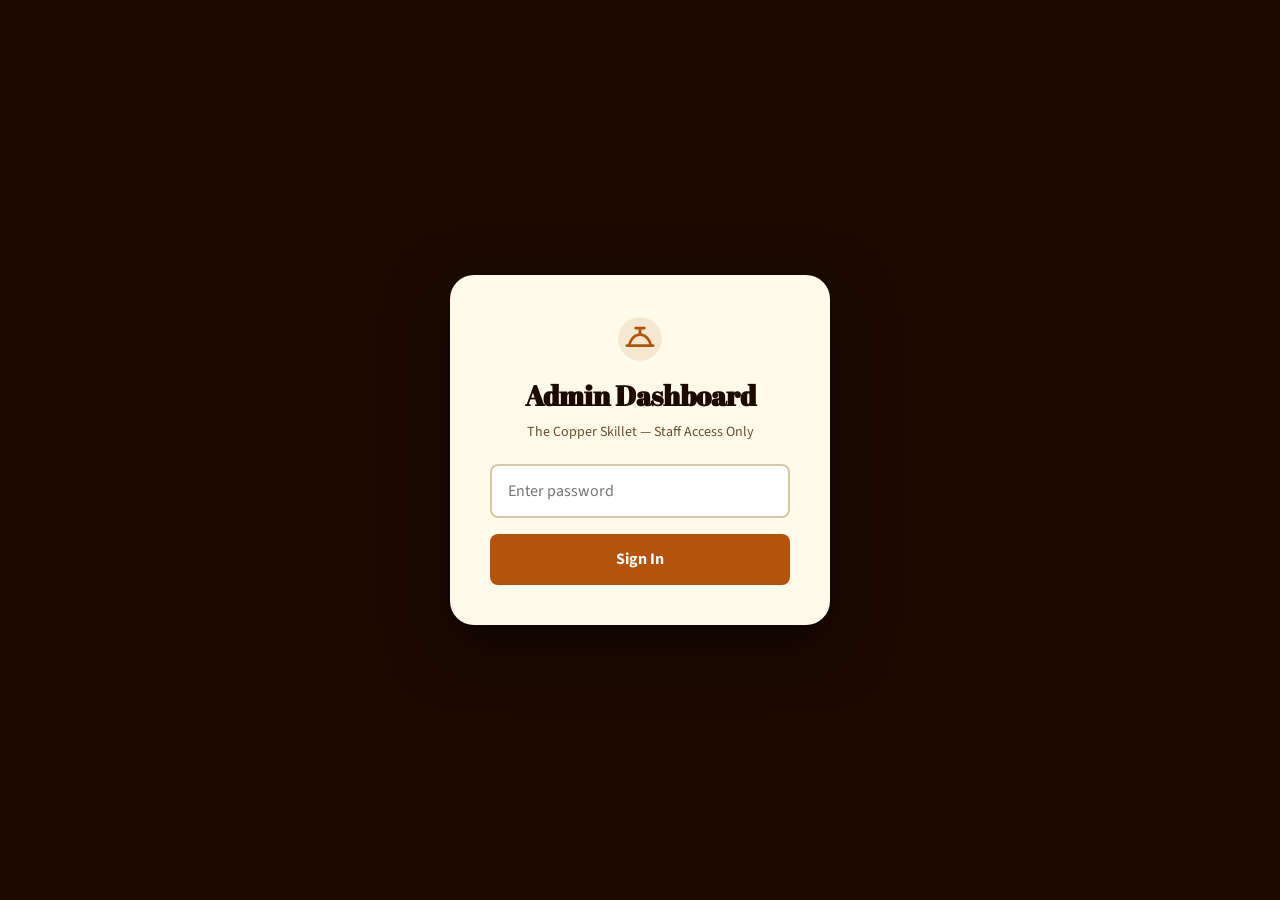
<file: admin.html>
<!DOCTYPE html>
<html lang="en">
<head>
  <meta charset="UTF-8">
  <meta name="viewport" content="width=device-width, initial-scale=1.0">
  <title>Admin Dashboard — The Copper Skillet</title>
  <meta name="robots" content="noindex, nofollow">
  <link rel="preconnect" href="https://fonts.googleapis.com">
  <link rel="preconnect" href="https://fonts.gstatic.com" crossorigin>
  <link href="https://fonts.googleapis.com/css2?family=Abril+Fatface&family=Merriweather:ital,wght@0,400;0,700;1,400&family=Source+Sans+3:wght@400;600;700&display=swap" rel="stylesheet">
  <link rel="stylesheet" href="css/tokens.css">
  <link rel="stylesheet" href="css/base.css">
  <style>
    /* Password gate */
    #password-gate { position: fixed; inset: 0; background: var(--brown-deep); display: flex; align-items: center; justify-content: center; z-index: 1000; }
    .gate-card { background: var(--color-surface, #FAF7F0); border-radius: 1.5rem; padding: 2.5rem; max-width: 380px; width: 90%; text-align: center; box-shadow: 0 20px 60px rgba(0,0,0,0.5); }
    .gate-card svg { color: #B45309; margin: 0 auto var(--space-4); }
    .gate-card h2 { font-family: 'Abril Fatface', serif; font-size: 1.75rem; margin-bottom: var(--space-2); }
    .gate-card p { font-size: 0.875rem; color: var(--color-text-muted, #6B4C30); margin-bottom: var(--space-5); }
    .gate-input { width: 100%; padding: 0.75rem 1rem; border: 2px solid var(--color-border, #D4C8A8); border-radius: 0.5rem; font-size: 1rem; margin-bottom: var(--space-4); }
    .gate-input:focus { outline: none; border-color: #B45309; }
    .gate-btn { width: 100%; padding: 0.75rem; background: #B45309; color: #fff; font-weight: 700; border: none; border-radius: 0.5rem; font-size: 1rem; cursor: pointer; transition: background 0.2s; }
    .gate-btn:hover { background: #92400E; }
    .gate-error { color: #dc2626; font-size: 0.8rem; margin-top: 0.5rem; display: none; }

    /* Admin shell */
    #admin-app { display: none; }
    .admin-header { background: var(--brown-deep, #1C0A00); padding: 0.75rem 1.5rem; display: flex; align-items: center; justify-content: space-between; position: sticky; top: 0; z-index: 50; }
    .admin-header__brand { display: flex; align-items: center; gap: 0.75rem; color: #FAF7F0; font-family: 'Abril Fatface', serif; font-size: 1.1rem; text-decoration: none; }
    .admin-header__brand svg { color: #D97706; }
    .admin-badge { background: rgba(180,83,9,0.2); border: 1px solid rgba(180,83,9,0.4); padding: 0.25rem 0.75rem; border-radius: 9999px; font-size: 0.7rem; font-weight: 700; text-transform: uppercase; letter-spacing: 0.1em; color: #D97706; }
    .admin-logout { color: rgba(250,247,240,0.5); font-size: 0.8rem; cursor: pointer; background: none; border: none; transition: color 0.2s; }
    .admin-logout:hover { color: #FAF7F0; }

    /* Layout */
    .admin-layout { display: grid; grid-template-columns: 220px 1fr; min-height: calc(100dvh - 56px); }
    @media (max-width: 768px) { .admin-layout { grid-template-columns: 1fr; } }
    .admin-sidebar { background: var(--color-surface, #FFFBEB); border-right: 1px solid var(--color-divider, #E0D5BE); padding: 1.5rem 0; }
    @media (max-width: 768px) { .admin-sidebar { display: none; } }
    .admin-nav-item { display: flex; align-items: center; gap: 0.75rem; padding: 0.625rem 1.25rem; font-size: 0.875rem; font-weight: 600; color: var(--color-text-muted, #6B4C30); cursor: pointer; transition: all 0.15s; border-left: 3px solid transparent; background: none; border-right: none; border-top: none; border-bottom: none; width: 100%; text-align: left; }
    .admin-nav-item:hover { background: rgba(180,83,9,0.06); color: #B45309; }
    .admin-nav-item.active { background: rgba(180,83,9,0.08); color: #B45309; border-left-color: #B45309; }
    .admin-nav-item svg { width: 18px; height: 18px; flex-shrink: 0; }
    .admin-nav-section { font-size: 0.65rem; font-weight: 700; text-transform: uppercase; letter-spacing: 0.1em; color: var(--color-text-faint, #A0856A); padding: 1rem 1.25rem 0.5rem; }

    /* Content */
    .admin-content { padding: 1.5rem; background: var(--color-bg, #FAF7F0); }
    .admin-panel { display: none; }
    .admin-panel.active { display: block; }

    /* Stats */
    .stats-grid { display: grid; grid-template-columns: repeat(2, 1fr); gap: 1rem; margin-bottom: 1.5rem; }
    @media (min-width: 640px) { .stats-grid { grid-template-columns: repeat(4, 1fr); } }
    .stat-card { background: var(--color-surface, #FFFBEB); border-radius: 1rem; padding: 1.25rem; border: 1px solid var(--color-divider, #E0D5BE); }
    .stat-card__label { font-size: 0.7rem; font-weight: 700; text-transform: uppercase; letter-spacing: 0.1em; color: var(--color-text-muted, #6B4C30); margin-bottom: 0.5rem; }
    .stat-card__value { font-family: 'Abril Fatface', serif; font-size: 2rem; color: #B45309; line-height: 1; }
    .stat-card__sub { font-size: 0.75rem; color: var(--color-text-faint, #A0856A); margin-top: 0.25rem; }

    /* Revenue chart */
    .chart-card { background: var(--color-surface, #FFFBEB); border-radius: 1rem; padding: 1.25rem; border: 1px solid var(--color-divider, #E0D5BE); margin-bottom: 1.5rem; }
    .chart-card h3 { font-family: 'Merriweather', serif; font-weight: 700; font-size: 0.875rem; margin-bottom: 1rem; }
    .bar-chart { display: flex; align-items: flex-end; gap: 0.5rem; height: 120px; }
    .bar-wrap { flex: 1; display: flex; flex-direction: column; align-items: center; gap: 0.25rem; height: 100%; justify-content: flex-end; }
    .bar { background: linear-gradient(to top, #B45309, #D97706); border-radius: 4px 4px 0 0; width: 100%; transition: opacity 0.2s; min-height: 4px; }
    .bar:hover { opacity: 0.8; }
    .bar-label { font-size: 0.65rem; color: var(--color-text-faint, #A0856A); text-align: center; }
    .bar-val { font-size: 0.65rem; font-weight: 700; color: #B45309; }

    /* Table */
    .data-table { width: 100%; border-collapse: collapse; font-size: 0.8rem; }
    .data-table th { text-align: left; padding: 0.625rem 0.75rem; font-weight: 700; font-size: 0.65rem; text-transform: uppercase; letter-spacing: 0.08em; color: var(--color-text-faint, #A0856A); border-bottom: 2px solid var(--color-divider, #E0D5BE); }
    .data-table td { padding: 0.75rem; border-bottom: 1px solid var(--color-divider, #E0D5BE); color: var(--color-text, #1C0A00); vertical-align: middle; }
    .data-table tr:last-child td { border-bottom: none; }
    .data-table tr:hover td { background: rgba(180,83,9,0.03); }
    .table-wrap { background: var(--color-surface, #FFFBEB); border-radius: 1rem; border: 1px solid var(--color-divider, #E0D5BE); overflow: hidden; margin-bottom: 1.5rem; overflow-x: auto; }
    .table-title { padding: 0.875rem 1rem; font-family: 'Merriweather', serif; font-weight: 700; font-size: 0.875rem; border-bottom: 1px solid var(--color-divider, #E0D5BE); display: flex; align-items: center; justify-content: space-between; }
    .status-badge { display: inline-flex; align-items: center; gap: 4px; padding: 0.2rem 0.5rem; border-radius: 9999px; font-size: 0.65rem; font-weight: 700; }
    .status-confirmed { background: rgba(20,83,45,0.1); color: #14532D; }
    .status-pending { background: rgba(180,83,9,0.1); color: #B45309; }
    .status-cancelled { background: rgba(160,0,0,0.08); color: #9f1239; }
    .edit-btn { background: none; border: 1px solid var(--color-border, #D4C8A8); padding: 0.25rem 0.625rem; border-radius: 0.375rem; font-size: 0.7rem; cursor: pointer; transition: all 0.15s; color: var(--color-text, #1C0A00); }
    .edit-btn:hover { background: #B45309; color: #fff; border-color: #B45309; }

    /* Specials editor */
    .specials-editor { display: grid; grid-template-columns: 1fr; gap: 1rem; }
    @media (min-width: 640px) { .specials-editor { grid-template-columns: repeat(2, 1fr); } }
    .special-editor-card { background: var(--color-surface, #FFFBEB); border-radius: 0.75rem; padding: 1rem; border: 1px solid var(--color-divider, #E0D5BE); }
    .special-editor-card h4 { font-family: 'Abril Fatface', serif; font-size: 1rem; color: #B45309; margin-bottom: 0.625rem; }
    .special-editor-card textarea { width: 100%; height: 80px; padding: 0.5rem; border: 1px solid var(--color-border, #D4C8A8); border-radius: 0.375rem; font-size: 0.8rem; resize: vertical; background: var(--color-bg, #FAF7F0); }
    .section-header { display: flex; align-items: center; justify-content: space-between; margin-bottom: 1rem; }
    .section-header h2 { font-family: 'Merriweather', serif; font-size: 1.1rem; font-weight: 700; }
    .save-btn { background: #B45309; color: #fff; padding: 0.5rem 1.25rem; border-radius: 0.5rem; font-size: 0.8rem; font-weight: 700; cursor: pointer; border: none; transition: background 0.2s; }
    .save-btn:hover { background: #92400E; }
    .save-btn.saved { background: #14532D; }
  </style>
</head>
<body>

<!-- Password Gate -->
<div id="password-gate">
  <div class="gate-card">
    <svg width="48" height="48" viewBox="0 0 44 44" fill="none">
      <circle cx="22" cy="22" r="20" fill="currentColor" opacity="0.12"/>
      <path d="M12 28 C12 28 14 18 22 18 C30 18 32 28 32 28" stroke="currentColor" stroke-width="2.5" stroke-linecap="round" fill="none"/>
      <path d="M10 28 L34 28" stroke="currentColor" stroke-width="2.5" stroke-linecap="round"/>
      <path d="M22 18 L22 12" stroke="currentColor" stroke-width="2.5" stroke-linecap="round"/>
      <path d="M18 12 L26 12" stroke="currentColor" stroke-width="2.5" stroke-linecap="round"/>
    </svg>
    <h2>Admin Dashboard</h2>
    <p>The Copper Skillet — Staff Access Only</p>
    <input type="password" class="gate-input" id="gate-password" placeholder="Enter password" autocomplete="current-password">
    <div class="gate-error" id="gate-error">Incorrect password. Please try again.</div>
    <button class="gate-btn" id="gate-submit">Sign In</button>
  </div>
</div>

<!-- Admin App -->
<div id="admin-app">
  <header class="admin-header">
    <a href="index.html" class="admin-header__brand">
      <svg width="28" height="28" viewBox="0 0 44 44" fill="none">
        <circle cx="22" cy="22" r="20" fill="currentColor" opacity="0.15"/>
        <path d="M12 28 C12 28 14 18 22 18 C30 18 32 28 32 28" stroke="currentColor" stroke-width="2.5" stroke-linecap="round" fill="none"/>
        <path d="M10 28 L34 28" stroke="currentColor" stroke-width="2.5" stroke-linecap="round"/>
        <path d="M22 18 L22 12" stroke="currentColor" stroke-width="2.5" stroke-linecap="round"/>
        <path d="M18 12 L26 12" stroke="currentColor" stroke-width="2.5" stroke-linecap="round"/>
      </svg>
      The Copper Skillet
    </a>
    <div style="display:flex;align-items:center;gap:0.75rem;">
      <span class="admin-badge">Admin</span>
      <button class="admin-logout" id="admin-logout">Sign Out</button>
    </div>
  </header>

  <div class="admin-layout">
    <nav class="admin-sidebar">
      <div class="admin-nav-section">Overview</div>
      <button class="admin-nav-item active" data-panel="dashboard">
        <svg viewBox="0 0 24 24" fill="none" stroke="currentColor" stroke-width="2"><rect x="3" y="3" width="7" height="7"/><rect x="14" y="3" width="7" height="7"/><rect x="3" y="14" width="7" height="7"/><rect x="14" y="14" width="7" height="7"/></svg>
        Dashboard
      </button>
      <div class="admin-nav-section">Operations</div>
      <button class="admin-nav-item" data-panel="reservations">
        <svg viewBox="0 0 24 24" fill="none" stroke="currentColor" stroke-width="2"><path d="M17 21v-2a4 4 0 0 0-4-4H5a4 4 0 0 0-4 4v2"/><circle cx="9" cy="7" r="4"/><path d="M23 21v-2a4 4 0 0 0-3-3.87M16 3.13a4 4 0 0 1 0 7.75"/></svg>
        Reservations
      </button>
      <button class="admin-nav-item" data-panel="orders">
        <svg viewBox="0 0 24 24" fill="none" stroke="currentColor" stroke-width="2"><path d="M6 2L3 6v14a2 2 0 0 0 2 2h14a2 2 0 0 0 2-2V6l-3-4z"/><line x1="3" y1="6" x2="21" y2="6"/><path d="M16 10a4 4 0 0 1-8 0"/></svg>
        Order History
      </button>
      <div class="admin-nav-section">Content</div>
      <button class="admin-nav-item" data-panel="menu">
        <svg viewBox="0 0 24 24" fill="none" stroke="currentColor" stroke-width="2"><path d="M18 8h1a4 4 0 0 1 0 8h-1M2 8h16v9a4 4 0 0 1-4 4H6a4 4 0 0 1-4-4V8z"/><line x1="6" y1="1" x2="6" y2="4"/><line x1="10" y1="1" x2="10" y2="4"/><line x1="14" y1="1" x2="14" y2="4"/></svg>
        Menu Manager
      </button>
      <button class="admin-nav-item" data-panel="specials">
        <svg viewBox="0 0 24 24" fill="none" stroke="currentColor" stroke-width="2"><polygon points="12 2 15.09 8.26 22 9.27 17 14.14 18.18 21.02 12 17.77 5.82 21.02 7 14.14 2 9.27 8.91 8.26 12 2"/></svg>
        Weekly Specials
      </button>
      <button class="admin-nav-item" data-panel="blog">
        <svg viewBox="0 0 24 24" fill="none" stroke="currentColor" stroke-width="2"><path d="M4 4h16c1.1 0 2 .9 2 2v12c0 1.1-.9 2-2 2H4c-1.1 0-2-.9-2-2V6c0-1.1.9-2 2-2z"/><polyline points="22,6 12,13 2,6"/></svg>
        Blog Manager
      </button>
    </nav>

    <main class="admin-content">
      <!-- Dashboard -->
      <div class="admin-panel active" id="panel-dashboard">
        <div class="section-header"><h2>Today's Overview</h2><span style="font-size:0.75rem;color:var(--color-text-faint);">Monday, June 29, 2026</span></div>
        <div class="stats-grid">
          <div class="stat-card">
            <div class="stat-card__label">Today's Reservations</div>
            <div class="stat-card__value">14</div>
            <div class="stat-card__sub">↑ 3 from yesterday</div>
          </div>
          <div class="stat-card">
            <div class="stat-card__label">Walk-Ins Today</div>
            <div class="stat-card__value">22</div>
            <div class="stat-card__sub">Through 2pm</div>
          </div>
          <div class="stat-card">
            <div class="stat-card__label">Today's Revenue</div>
            <div class="stat-card__value">$1,847</div>
            <div class="stat-card__sub">↑ 12% vs last Mon</div>
          </div>
          <div class="stat-card">
            <div class="stat-card__label">Avg Check</div>
            <div class="stat-card__value">$28</div>
            <div class="stat-card__sub">Per table</div>
          </div>
        </div>
        <div class="chart-card">
          <h3>Last 7 Days Revenue</h3>
          <div class="bar-chart">
            <div class="bar-wrap"><div class="bar-val">$1.4k</div><div class="bar" style="height:72%"></div><div class="bar-label">Mon</div></div>
            <div class="bar-wrap"><div class="bar-val">$1.6k</div><div class="bar" style="height:80%"></div><div class="bar-label">Tue</div></div>
            <div class="bar-wrap"><div class="bar-val">$1.5k</div><div class="bar" style="height:75%"></div><div class="bar-label">Wed</div></div>
            <div class="bar-wrap"><div class="bar-val">$1.8k</div><div class="bar" style="height:90%"></div><div class="bar-label">Thu</div></div>
            <div class="bar-wrap"><div class="bar-val">$2.4k</div><div class="bar" style="height:100%"></div><div class="bar-label">Fri</div></div>
            <div class="bar-wrap"><div class="bar-val">$2.2k</div><div class="bar" style="height:92%"></div><div class="bar-label">Sat</div></div>
            <div class="bar-wrap"><div class="bar-val">$1.9k</div><div class="bar" style="height:82%"></div><div class="bar-label">Sun</div></div>
          </div>
        </div>
        <div class="table-wrap">
          <div class="table-title">Today's Reservations <span style="font-size:0.75rem;font-weight:400;color:var(--color-text-faint);">14 total</span></div>
          <table class="data-table">
            <thead><tr><th>Time</th><th>Name</th><th>Party</th><th>Occasion</th><th>Status</th><th>Notes</th></tr></thead>
            <tbody>
              <tr><td>7:30 AM</td><td>Smith, T.</td><td>2</td><td>—</td><td><span class="status-badge status-confirmed">Confirmed</span></td><td>Window seat requested</td></tr>
              <tr><td>8:00 AM</td><td>Johnson, M.</td><td>4</td><td>Birthday</td><td><span class="status-badge status-confirmed">Confirmed</span></td><td>Birthday cake — call ahead</td></tr>
              <tr><td>9:15 AM</td><td>Williams, S.</td><td>3</td><td>—</td><td><span class="status-badge status-pending">Pending</span></td><td></td></tr>
              <tr><td>11:30 AM</td><td>Davis, K.</td><td>6</td><td>—</td><td><span class="status-badge status-confirmed">Confirmed</span></td><td>Corporate lunch, split check</td></tr>
              <tr><td>12:00 PM</td><td>Miller, A.</td><td>2</td><td>Anniversary</td><td><span class="status-badge status-confirmed">Confirmed</span></td><td>Quiet table, candles please</td></tr>
              <tr><td>12:30 PM</td><td>Wilson, R.</td><td>5</td><td>—</td><td><span class="status-badge status-confirmed">Confirmed</span></td><td>One vegetarian</td></tr>
              <tr><td>1:00 PM</td><td>Moore, C.</td><td>2</td><td>—</td><td><span class="status-badge status-cancelled">Cancelled</span></td><td>Called to cancel at 10am</td></tr>
              <tr><td>5:30 PM</td><td>Taylor, B.</td><td>4</td><td>—</td><td><span class="status-badge status-confirmed">Confirmed</span></td><td></td></tr>
              <tr><td>6:00 PM</td><td>Anderson, J.</td><td>8</td><td>Birthday</td><td><span class="status-badge status-confirmed">Confirmed</span></td><td>Private room reserved</td></tr>
              <tr><td>6:30 PM</td><td>Thomas, L.</td><td>2</td><td>Date Night</td><td><span class="status-badge status-confirmed">Confirmed</span></td><td>Flowers requested</td></tr>
              <tr><td>7:00 PM</td><td>Garcia, M.</td><td>4</td><td>—</td><td><span class="status-badge status-pending">Pending</span></td><td>Waiting on confirmation</td></tr>
              <tr><td>7:30 PM</td><td>Martinez, R.</td><td>3</td><td>—</td><td><span class="status-badge status-confirmed">Confirmed</span></td><td></td></tr>
              <tr><td>8:00 PM</td><td>Robinson, T.</td><td>2</td><td>—</td><td><span class="status-badge status-confirmed">Confirmed</span></td><td>Allergy: shellfish</td></tr>
              <tr><td>8:30 PM</td><td>Clark, D.</td><td>4</td><td>—</td><td><span class="status-badge status-confirmed">Confirmed</span></td><td></td></tr>
            </tbody>
          </table>
        </div>
      </div>

      <!-- Reservations -->
      <div class="admin-panel" id="panel-reservations">
        <div class="section-header"><h2>Reservations</h2><button class="save-btn">+ Add Reservation</button></div>
        <div class="table-wrap">
          <div class="table-title">All Upcoming Reservations</div>
          <table class="data-table">
            <thead><tr><th>Date</th><th>Time</th><th>Name</th><th>Party</th><th>Phone</th><th>Status</th><th>Action</th></tr></thead>
            <tbody>
              <tr><td>Jun 29</td><td>7:30 AM</td><td>Smith, T.</td><td>2</td><td>(540) 555-1234</td><td><span class="status-badge status-confirmed">Confirmed</span></td><td><button class="edit-btn">Edit</button></td></tr>
              <tr><td>Jun 29</td><td>8:00 AM</td><td>Johnson, M.</td><td>4</td><td>(540) 555-5678</td><td><span class="status-badge status-confirmed">Confirmed</span></td><td><button class="edit-btn">Edit</button></td></tr>
              <tr><td>Jun 29</td><td>6:00 PM</td><td>Anderson, J.</td><td>8</td><td>(540) 555-9012</td><td><span class="status-badge status-confirmed">Confirmed</span></td><td><button class="edit-btn">Edit</button></td></tr>
              <tr><td>Jun 30</td><td>12:00 PM</td><td>Harris, P.</td><td>4</td><td>(540) 555-3456</td><td><span class="status-badge status-pending">Pending</span></td><td><button class="edit-btn">Edit</button></td></tr>
              <tr><td>Jun 30</td><td>6:30 PM</td><td>Lewis, C.</td><td>6</td><td>(540) 555-7890</td><td><span class="status-badge status-confirmed">Confirmed</span></td><td><button class="edit-btn">Edit</button></td></tr>
              <tr><td>Jul 01</td><td>11:30 AM</td><td>Walker, B.</td><td>3</td><td>(540) 555-2345</td><td><span class="status-badge status-confirmed">Confirmed</span></td><td><button class="edit-btn">Edit</button></td></tr>
            </tbody>
          </table>
        </div>
      </div>

      <!-- Order History -->
      <div class="admin-panel" id="panel-orders">
        <div class="section-header"><h2>Order History</h2></div>
        <div class="chart-card">
          <h3>Revenue — Last 7 Days</h3>
          <div class="bar-chart">
            <div class="bar-wrap"><div class="bar-val">$1,412</div><div class="bar" style="height:60%"></div><div class="bar-label">Mon</div></div>
            <div class="bar-wrap"><div class="bar-val">$1,589</div><div class="bar" style="height:68%"></div><div class="bar-label">Tue</div></div>
            <div class="bar-wrap"><div class="bar-val">$1,503</div><div class="bar" style="height:64%"></div><div class="bar-label">Wed</div></div>
            <div class="bar-wrap"><div class="bar-val">$1,847</div><div class="bar" style="height:79%"></div><div class="bar-label">Thu</div></div>
            <div class="bar-wrap"><div class="bar-val">$2,412</div><div class="bar" style="height:100%"></div><div class="bar-label">Fri</div></div>
            <div class="bar-wrap"><div class="bar-val">$2,218</div><div class="bar" style="height:93%"></div><div class="bar-label">Sat</div></div>
            <div class="bar-wrap"><div class="bar-val">$1,934</div><div class="bar" style="height:82%"></div><div class="bar-label">Sun</div></div>
          </div>
        </div>
        <div class="table-wrap">
          <div class="table-title">Recent Orders Summary</div>
          <table class="data-table">
            <thead><tr><th>Date</th><th>Orders</th><th>Revenue</th><th>Avg Check</th><th>Top Item</th></tr></thead>
            <tbody>
              <tr><td>Jun 29 (Today)</td><td>66</td><td>$1,847</td><td>$28.00</td><td>Chicken Fried Steak</td></tr>
              <tr><td>Jun 28 (Sun)</td><td>69</td><td>$1,934</td><td>$28.03</td><td>Sunday Pot Roast</td></tr>
              <tr><td>Jun 27 (Sat)</td><td>79</td><td>$2,218</td><td>$28.07</td><td>Shrimp & Grits</td></tr>
              <tr><td>Jun 26 (Fri)</td><td>86</td><td>$2,412</td><td>$28.05</td><td>Fish Fry Special</td></tr>
              <tr><td>Jun 25 (Thu)</td><td>66</td><td>$1,847</td><td>$27.99</td><td>Chicken Fried Steak</td></tr>
              <tr><td>Jun 24 (Wed)</td><td>54</td><td>$1,503</td><td>$27.83</td><td>Biscuits & Gravy</td></tr>
              <tr><td>Jun 23 (Tue)</td><td>57</td><td>$1,589</td><td>$27.88</td><td>Southern Taco Tuesday</td></tr>
            </tbody>
          </table>
        </div>
      </div>

      <!-- Menu Manager -->
      <div class="admin-panel" id="panel-menu">
        <div class="section-header"><h2>Menu Manager</h2><button class="save-btn" onclick="this.textContent='Saved!'; this.classList.add('saved'); setTimeout(()=>{this.textContent='Save Changes';this.classList.remove('saved');},2000)">Save Changes</button></div>
        <div class="table-wrap">
          <div class="table-title">Menu Items — Edit Prices</div>
          <table class="data-table">
            <thead><tr><th>Item</th><th>Category</th><th>Price</th><th>Action</th></tr></thead>
            <tbody id="menu-table-body">
              <tr><td>Fried Green Tomatoes</td><td>Starters</td><td><input type="text" value="$9.00" style="width:70px;padding:0.2rem 0.4rem;border:1px solid var(--color-border);border-radius:0.25rem;font-size:0.8rem;"></td><td><button class="edit-btn">Update</button></td></tr>
              <tr><td>Pimento Cheese Dip</td><td>Starters</td><td><input type="text" value="$8.00" style="width:70px;padding:0.2rem 0.4rem;border:1px solid var(--color-border);border-radius:0.25rem;font-size:0.8rem;"></td><td><button class="edit-btn">Update</button></td></tr>
              <tr><td>Corn Fritters</td><td>Starters</td><td><input type="text" value="$7.00" style="width:70px;padding:0.2rem 0.4rem;border:1px solid var(--color-border);border-radius:0.25rem;font-size:0.8rem;"></td><td><button class="edit-btn">Update</button></td></tr>
              <tr><td>Chicken Biscuit Sliders (3)</td><td>Starters</td><td><input type="text" value="$12.00" style="width:70px;padding:0.2rem 0.4rem;border:1px solid var(--color-border);border-radius:0.25rem;font-size:0.8rem;"></td><td><button class="edit-btn">Update</button></td></tr>
              <tr><td>She-Crab Soup</td><td>Soups</td><td><input type="text" value="$9.00" style="width:70px;padding:0.2rem 0.4rem;border:1px solid var(--color-border);border-radius:0.25rem;font-size:0.8rem;"></td><td><button class="edit-btn">Update</button></td></tr>
              <tr><td>Wedge Salad</td><td>Soups</td><td><input type="text" value="$11.00" style="width:70px;padding:0.2rem 0.4rem;border:1px solid var(--color-border);border-radius:0.25rem;font-size:0.8rem;"></td><td><button class="edit-btn">Update</button></td></tr>
              <tr><td>Chicken Fried Steak</td><td>Mains</td><td><input type="text" value="$18.00" style="width:70px;padding:0.2rem 0.4rem;border:1px solid var(--color-border);border-radius:0.25rem;font-size:0.8rem;"></td><td><button class="edit-btn">Update</button></td></tr>
              <tr><td>Smothered Pork Chop</td><td>Mains</td><td><input type="text" value="$20.00" style="width:70px;padding:0.2rem 0.4rem;border:1px solid var(--color-border);border-radius:0.25rem;font-size:0.8rem;"></td><td><button class="edit-btn">Update</button></td></tr>
              <tr><td>Catfish Platter</td><td>Mains</td><td><input type="text" value="$17.00" style="width:70px;padding:0.2rem 0.4rem;border:1px solid var(--color-border);border-radius:0.25rem;font-size:0.8rem;"></td><td><button class="edit-btn">Update</button></td></tr>
              <tr><td>Shrimp & Grits</td><td>Mains</td><td><input type="text" value="$22.00" style="width:70px;padding:0.2rem 0.4rem;border:1px solid var(--color-border);border-radius:0.25rem;font-size:0.8rem;"></td><td><button class="edit-btn">Update</button></td></tr>
              <tr><td>Pot Roast Sunday Special</td><td>Mains</td><td><input type="text" value="$19.00" style="width:70px;padding:0.2rem 0.4rem;border:1px solid var(--color-border);border-radius:0.25rem;font-size:0.8rem;"></td><td><button class="edit-btn">Update</button></td></tr>
              <tr><td>The Skillet Burger</td><td>Burgers</td><td><input type="text" value="$14.00" style="width:70px;padding:0.2rem 0.4rem;border:1px solid var(--color-border);border-radius:0.25rem;font-size:0.8rem;"></td><td><button class="edit-btn">Update</button></td></tr>
              <tr><td>Biscuits & Gravy</td><td>Breakfast</td><td><input type="text" value="$9.00" style="width:70px;padding:0.2rem 0.4rem;border:1px solid var(--color-border);border-radius:0.25rem;font-size:0.8rem;"></td><td><button class="edit-btn">Update</button></td></tr>
              <tr><td>Banana Pudding</td><td>Desserts</td><td><input type="text" value="$6.00" style="width:70px;padding:0.2rem 0.4rem;border:1px solid var(--color-border);border-radius:0.25rem;font-size:0.8rem;"></td><td><button class="edit-btn">Update</button></td></tr>
              <tr><td>Peach Cobbler</td><td>Desserts</td><td><input type="text" value="$7.00" style="width:70px;padding:0.2rem 0.4rem;border:1px solid var(--color-border);border-radius:0.25rem;font-size:0.8rem;"></td><td><button class="edit-btn">Update</button></td></tr>
              <tr><td>Sweet Tea</td><td>Drinks</td><td><input type="text" value="$3.00" style="width:70px;padding:0.2rem 0.4rem;border:1px solid var(--color-border);border-radius:0.25rem;font-size:0.8rem;"></td><td><button class="edit-btn">Update</button></td></tr>
            </tbody>
          </table>
        </div>
      </div>

      <!-- Weekly Specials -->
      <div class="admin-panel" id="panel-specials">
        <div class="section-header"><h2>Weekly Specials Editor</h2><button class="save-btn" onclick="this.textContent='Saved!'; this.classList.add('saved'); setTimeout(()=>{this.textContent='Save All';this.classList.remove('saved');},2000)">Save All</button></div>
        <div class="specials-editor">
          <div class="special-editor-card"><h4>Monday</h4><textarea>Blue Plate Special — rotating comfort food classic. Today: Meatloaf with brown gravy, mashed potatoes, and green beans. $12</textarea></div>
          <div class="special-editor-card"><h4>Tuesday</h4><textarea>Southern Taco Tuesday — pulled pork with vinegar slaw in cast-iron-toasted tortillas, or catfish bites with remoulade. Two tacos + sweet tea. $11</textarea></div>
          <div class="special-editor-card"><h4>Wednesday</h4><textarea>Breakfast for Dinner — full breakfast menu available at dinner prices. Country Breakfast $9, Biscuits & Gravy $7, Pancake Stack with free bacon $11.</textarea></div>
          <div class="special-editor-card"><h4>Thursday</h4><textarea>Locals Night — show your Pulaski County ID for 10% off your entire check. Dine-in only. Cannot be combined with other offers.</textarea></div>
          <div class="special-editor-card"><h4>Friday</h4><textarea>Friday Fish Fry — all-you-can-eat catfish fry starting 5pm. Cornmeal-crusted fillets, hush puppies, coleslaw, sweet tea. $16 per person.</textarea></div>
          <div class="special-editor-card"><h4>Saturday</h4><textarea>Saturday Brunch 9am–2pm — eggs benedict with country ham, French toast with berry compote, bottomless coffee. Regular brunch menu also available.</textarea></div>
          <div class="special-editor-card"><h4>Sunday</h4><textarea>Sunday Pot Roast — Bobby Ray's 6-hour slow-braised chuck roast. Available all day Sunday only. Serves until sold out (usually ~3pm). $19</textarea></div>
          <div class="special-editor-card"><h4>Daily</h4><textarea>Dessert of the Day — Loretta Mae bakes something new every day. Ask your server for today's creation. Usually $6–7.</textarea></div>
        </div>
      </div>

      <!-- Blog Manager -->
      <div class="admin-panel" id="panel-blog">
        <div class="section-header"><h2>Blog Manager</h2><button class="save-btn">+ New Post</button></div>
        <div class="table-wrap">
          <div class="table-title">Published Articles</div>
          <table class="data-table">
            <thead><tr><th>Title</th><th>Category</th><th>Published</th><th>Status</th><th>Action</th></tr></thead>
            <tbody>
              <tr><td>The Story Behind Our Famous Chicken Fried Steak</td><td>Our Story</td><td>May 10, 2024</td><td><span class="status-badge status-confirmed">Published</span></td><td><button class="edit-btn">Edit</button></td></tr>
              <tr><td>Why We Only Use Local Virginia Ingredients</td><td>Farm to Table</td><td>Apr 22, 2024</td><td><span class="status-badge status-confirmed">Published</span></td><td><button class="edit-btn">Edit</button></td></tr>
              <tr><td>How to Make Perfect Southern Biscuits at Home</td><td>Recipes</td><td>Mar 8, 2024</td><td><span class="status-badge status-confirmed">Published</span></td><td><button class="edit-btn">Edit</button></td></tr>
              <tr><td>Pulaski's Best Kept Secret: Our All-Day Breakfast</td><td>Featured</td><td>Feb 14, 2024</td><td><span class="status-badge status-confirmed">Published</span></td><td><button class="edit-btn">Edit</button></td></tr>
              <tr><td>Planning a Family Reunion? Here's What We Offer</td><td>Events</td><td>Jan 20, 2024</td><td><span class="status-badge status-confirmed">Published</span></td><td><button class="edit-btn">Edit</button></td></tr>
              <tr><td>The History of Southern Comfort Food</td><td>Food Culture</td><td>Dec 5, 2023</td><td><span class="status-badge status-confirmed">Published</span></td><td><button class="edit-btn">Edit</button></td></tr>
              <tr><td>Fall 2024 Harvest Menu Preview</td><td>News</td><td>—</td><td><span class="status-badge status-pending">Draft</span></td><td><button class="edit-btn">Edit</button></td></tr>
            </tbody>
          </table>
        </div>
      </div>
    </main>
  </div>
</div>

<script>
(function() {
  const CORRECT_PASSWORD = 'admin2024';
  const gateEl = document.getElementById('password-gate');
  const appEl = document.getElementById('admin-app');
  const gateInput = document.getElementById('gate-password');
  const gateBtn = document.getElementById('gate-submit');
  const gateError = document.getElementById('gate-error');
  const logoutBtn = document.getElementById('admin-logout');

  function unlock() {
    gateEl.style.display = 'none';
    appEl.style.display = 'block';
  }

  gateBtn.addEventListener('click', () => {
    if (gateInput.value === CORRECT_PASSWORD) {
      gateError.style.display = 'none';
      unlock();
    } else {
      gateError.style.display = 'block';
      gateInput.value = '';
      gateInput.focus();
    }
  });

  gateInput.addEventListener('keydown', e => { if (e.key === 'Enter') gateBtn.click(); });

  logoutBtn.addEventListener('click', () => {
    appEl.style.display = 'none';
    gateEl.style.display = 'flex';
    gateInput.value = '';
  });

  // Panel navigation
  document.querySelectorAll('.admin-nav-item').forEach(btn => {
    btn.addEventListener('click', () => {
      document.querySelectorAll('.admin-nav-item').forEach(b => b.classList.remove('active'));
      document.querySelectorAll('.admin-panel').forEach(p => p.classList.remove('active'));
      btn.classList.add('active');
      const panelId = 'panel-' + btn.dataset.panel;
      const panel = document.getElementById(panelId);
      if (panel) panel.classList.add('active');
    });
  });

  // Edit button feedback
  document.querySelectorAll('.edit-btn').forEach(btn => {
    btn.addEventListener('click', () => {
      const orig = btn.textContent;
      btn.textContent = 'Saved!';
      btn.style.background = '#14532D';
      btn.style.color = '#fff';
      btn.style.borderColor = '#14532D';
      setTimeout(() => {
        btn.textContent = orig;
        btn.style.background = '';
        btn.style.color = '';
        btn.style.borderColor = '';
      }, 1500);
    });
  });
})();
</script>
</body>
</html>
</file>
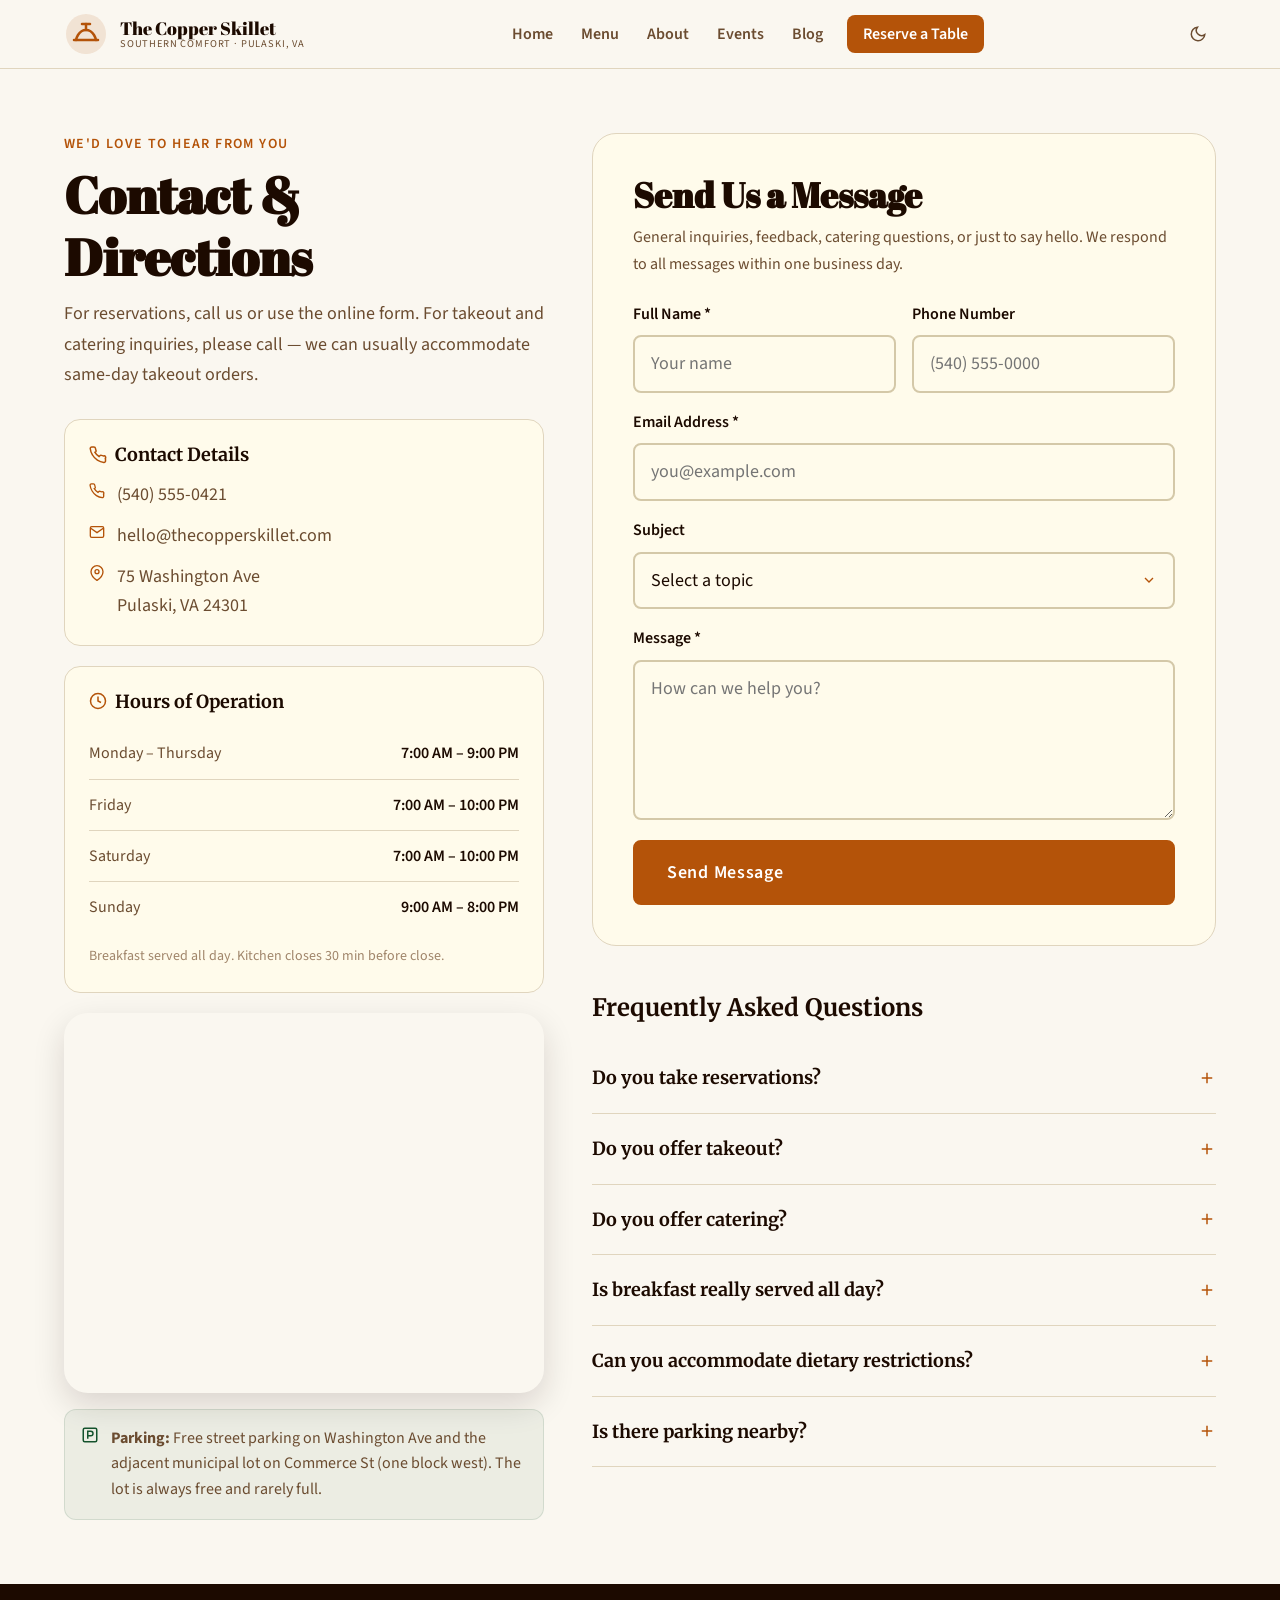
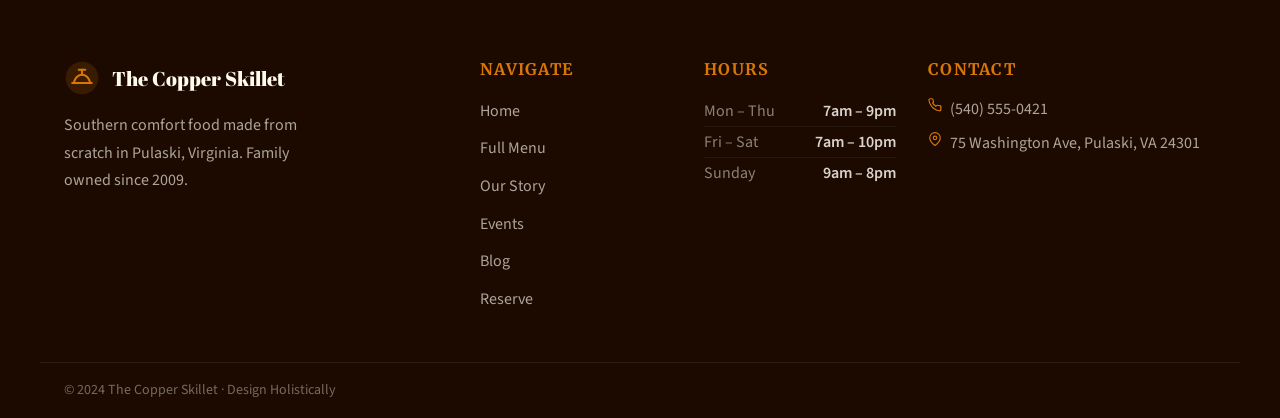
<file: contact.html>
<!DOCTYPE html>
<html lang="en">
<head>
  <meta charset="UTF-8">
  <meta name="viewport" content="width=device-width, initial-scale=1.0">
  <title>Contact & Directions — The Copper Skillet, Pulaski VA</title>
  <meta name="description" content="Contact The Copper Skillet in Pulaski, Virginia. Get directions, hours, phone number, or send us a message. (540) 555-0421.">
  <link rel="preconnect" href="https://fonts.googleapis.com">
  <link rel="preconnect" href="https://fonts.gstatic.com" crossorigin>
  <link href="https://fonts.googleapis.com/css2?family=Abril+Fatface&family=Merriweather:ital,wght@0,400;0,700;1,400&family=Source+Sans+3:wght@400;600;700&display=swap" rel="stylesheet">
  <link rel="stylesheet" href="css/tokens.css">
  <link rel="stylesheet" href="css/base.css">
  <link rel="stylesheet" href="css/nav.css">
  <link rel="stylesheet" href="css/footer.css">
  <style>
    .contact-layout { display: grid; grid-template-columns: 1fr; gap: var(--space-10); padding-block: clamp(var(--space-10),6vw,var(--space-16)); }
    @media (min-width: 900px) { .contact-layout { grid-template-columns: 1fr 1.3fr; gap: var(--space-12); align-items: start; } }
    .contact-info { display: flex; flex-direction: column; gap: var(--space-5); }
    .contact-block { background: var(--color-surface); border-radius: var(--radius-xl); padding: var(--space-6); border: 1px solid var(--color-divider); }
    .contact-block h3 { font-family: var(--font-heading); font-weight: 700; font-size: var(--text-base); color: var(--color-text); display: flex; align-items: center; gap: var(--space-2); margin-bottom: var(--space-4); }
    .contact-block h3 svg { color: var(--color-primary); }
    .contact-detail { display: flex; align-items: flex-start; gap: var(--space-3); }
    .contact-detail svg { color: var(--color-primary); flex-shrink: 0; margin-top: 2px; }
    .contact-detail a, .contact-detail p { font-size: var(--text-base); color: var(--color-text-muted); text-decoration: none; line-height: 1.6; transition: color var(--transition-interactive); }
    .contact-detail a:hover { color: var(--color-primary); }
    .hours-table-contact { display: flex; flex-direction: column; gap: 0; }
    .hours-row-c { display: flex; justify-content: space-between; font-size: var(--text-sm); padding-block: var(--space-3); border-bottom: 1px solid var(--color-divider); }
    .hours-row-c:last-child { border-bottom: none; }
    .hours-row-c .day { color: var(--color-text-muted); }
    .hours-row-c .time { font-weight: 600; }
    /* Map */
    .map-section { border-radius: var(--radius-2xl); overflow: hidden; }
    .map-embed-lg { width: 100%; height: 380px; border-radius: var(--radius-2xl); overflow: hidden; box-shadow: var(--shadow-lg); }
    .parking-note { background: rgba(20,83,45,0.06); border: 1px solid rgba(20,83,45,0.12); border-radius: var(--radius-lg); padding: var(--space-4); margin-top: var(--space-4); display: flex; align-items: flex-start; gap: var(--space-3); }
    .parking-note svg { color: var(--color-secondary); flex-shrink: 0; }
    .parking-note p { font-size: var(--text-sm); color: var(--color-text-muted); line-height: 1.6; }
    /* Form */
    .contact-form-card { background: var(--color-surface); border-radius: var(--radius-2xl); padding: clamp(var(--space-6),4vw,var(--space-10)); border: 1px solid var(--color-divider); }
    .contact-form-card h2 { font-family: var(--font-display); font-size: var(--text-xl); margin-bottom: var(--space-2); }
    .contact-form-card p { font-size: var(--text-sm); color: var(--color-text-muted); margin-bottom: var(--space-6); }
    .form-grid { display: grid; grid-template-columns: 1fr; gap: var(--space-4); }
    @media (min-width: 500px) { .form-grid { grid-template-columns: repeat(2, 1fr); } }
    .form-grid .full { grid-column: 1 / -1; }
    /* FAQ */
    .faq-section { margin-top: var(--space-12); }
    .faq-item { border-bottom: 1px solid var(--color-divider); }
    .faq-question { display: flex; align-items: center; justify-content: space-between; gap: var(--space-4); width: 100%; padding-block: var(--space-5); font-family: var(--font-heading); font-weight: 700; font-size: var(--text-base); color: var(--color-text); cursor: pointer; text-align: left; background: none; border: none; }
    .faq-question svg { flex-shrink: 0; transition: transform 0.3s ease; color: var(--color-primary); }
    .faq-item.open .faq-question svg { transform: rotate(45deg); }
    .faq-answer { max-height: 0; overflow: hidden; transition: max-height 0.3s ease; }
    .faq-answer p { font-size: var(--text-sm); color: var(--color-text-muted); line-height: 1.7; padding-bottom: var(--space-5); }
  </style>
</head>
<body>

<nav class="site-nav" role="navigation" aria-label="Main navigation">
  <div class="site-nav__inner">
    <a href="index.html" class="site-nav__logo"><svg class="site-nav__logo-mark" viewBox="0 0 44 44" fill="none" aria-hidden="true"><circle cx="22" cy="22" r="20" fill="currentColor" opacity="0.12"/><path d="M12 28 C12 28 14 18 22 18 C30 18 32 28 32 28" stroke="currentColor" stroke-width="2.5" stroke-linecap="round" fill="none"/><path d="M10 28 L34 28" stroke="currentColor" stroke-width="2.5" stroke-linecap="round"/><path d="M22 18 L22 12" stroke="currentColor" stroke-width="2.5" stroke-linecap="round"/><path d="M18 12 L26 12" stroke="currentColor" stroke-width="2.5" stroke-linecap="round"/></svg><div class="site-nav__logo-text"><span class="site-nav__logo-name">The Copper Skillet</span><span class="site-nav__logo-tagline">Southern Comfort · Pulaski, VA</span></div></a>
    <ul class="site-nav__links" role="list"><li><a href="index.html">Home</a></li><li><a href="menu.html">Menu</a></li><li><a href="about.html">About</a></li><li><a href="events.html">Events</a></li><li><a href="blog.html">Blog</a></li><li><a href="reservation.html" class="nav-cta">Reserve a Table</a></li></ul>
    <div class="site-nav__controls"><button class="theme-toggle" data-theme-toggle aria-label="Toggle dark mode"></button><button class="mobile-menu-btn" aria-label="Open menu" aria-expanded="false"><span></span><span></span><span></span></button></div>
  </div>
  <div class="mobile-menu" role="menu"><a href="index.html">Home</a><a href="menu.html">Menu</a><a href="about.html">Our Story</a><a href="events.html">Events</a><a href="blog.html">Blog</a><a href="contact.html">Contact</a><a href="reservation.html" class="nav-cta">Reserve a Table</a></div>
</nav>

<main style="background:var(--color-bg);">
  <div class="container">
    <div class="contact-layout">
      <!-- Info + Map column -->
      <div class="contact-info fade-in">
        <div style="margin-bottom:var(--space-2);">
          <p class="label-text">We'd Love to Hear From You</p>
          <h1 style="font-family:var(--font-display); font-size:var(--text-2xl); margin-top:var(--space-2); margin-bottom:var(--space-3);">Contact & Directions</h1>
          <p style="font-size:var(--text-base); color:var(--color-text-muted); line-height:1.7;">For reservations, call us or use the online form. For takeout and catering inquiries, please call — we can usually accommodate same-day takeout orders.</p>
        </div>

        <div class="contact-block">
          <h3>
            <svg width="18" height="18" viewBox="0 0 24 24" fill="none" stroke="currentColor" stroke-width="2" aria-hidden="true"><path d="M22 16.92v3a2 2 0 0 1-2.18 2 19.79 19.79 0 0 1-8.63-3.07A19.5 19.5 0 0 1 4.69 12a19.79 19.79 0 0 1-3.07-8.67A2 2 0 0 1 3.6 1.29h3a2 2 0 0 1 2 1.72c.127.96.361 1.903.7 2.81a2 2 0 0 1-.45 2.11L7.91 8.4a16 16 0 0 0 5.58 5.58l.97-.97a2 2 0 0 1 2.11-.45c.907.339 1.85.573 2.81.7A2 2 0 0 1 21 16.92z"/></svg>
            Contact Details
          </h3>
          <div style="display:flex; flex-direction:column; gap:var(--space-3);">
            <div class="contact-detail">
              <svg width="16" height="16" viewBox="0 0 24 24" fill="none" stroke="currentColor" stroke-width="2" aria-hidden="true"><path d="M22 16.92v3a2 2 0 0 1-2.18 2 19.79 19.79 0 0 1-8.63-3.07A19.5 19.5 0 0 1 4.69 12a19.79 19.79 0 0 1-3.07-8.67A2 2 0 0 1 3.6 1.29h3a2 2 0 0 1 2 1.72c.127.96.361 1.903.7 2.81a2 2 0 0 1-.45 2.11L7.91 8.4a16 16 0 0 0 5.58 5.58l.97-.97a2 2 0 0 1 2.11-.45c.907.339 1.85.573 2.81.7A2 2 0 0 1 21 16.92z"/></svg>
              <a href="tel:+15405550421">(540) 555-0421</a>
            </div>
            <div class="contact-detail">
              <svg width="16" height="16" viewBox="0 0 24 24" fill="none" stroke="currentColor" stroke-width="2" aria-hidden="true"><path d="M4 4h16c1.1 0 2 .9 2 2v12c0 1.1-.9 2-2 2H4c-1.1 0-2-.9-2-2V6c0-1.1.9-2 2-2z"/><polyline points="22,6 12,13 2,6"/></svg>
              <a href="mailto:hello@thecopperskillet.com">hello@thecopperskillet.com</a>
            </div>
            <div class="contact-detail">
              <svg width="16" height="16" viewBox="0 0 24 24" fill="none" stroke="currentColor" stroke-width="2" aria-hidden="true"><path d="M21 10c0 7-9 13-9 13s-9-6-9-13a9 9 0 0 1 18 0z"/><circle cx="12" cy="10" r="3"/></svg>
              <p>75 Washington Ave<br>Pulaski, VA 24301</p>
            </div>
          </div>
        </div>

        <div class="contact-block">
          <h3>
            <svg width="18" height="18" viewBox="0 0 24 24" fill="none" stroke="currentColor" stroke-width="2" aria-hidden="true"><circle cx="12" cy="12" r="10"/><path d="M12 6v6l4 2"/></svg>
            Hours of Operation
          </h3>
          <div class="hours-table-contact">
            <div class="hours-row-c"><span class="day">Monday – Thursday</span><span class="time">7:00 AM – 9:00 PM</span></div>
            <div class="hours-row-c"><span class="day">Friday</span><span class="time">7:00 AM – 10:00 PM</span></div>
            <div class="hours-row-c"><span class="day">Saturday</span><span class="time">7:00 AM – 10:00 PM</span></div>
            <div class="hours-row-c"><span class="day">Sunday</span><span class="time">9:00 AM – 8:00 PM</span></div>
          </div>
          <p style="margin-top:var(--space-3); font-size:var(--text-xs); color:var(--color-text-faint);">Breakfast served all day. Kitchen closes 30 min before close.</p>
        </div>

        <!-- Map -->
        <div>
          <div class="map-embed-lg">
            <iframe
              src="https://www.google.com/maps/embed?pb=!1m18!1m12!1m3!1d3167.4!2d-80.7726!3d37.0529!2m3!1f0!2f0!3f0!3m2!1i1024!2i768!4f13.1!3m3!1m2!1s0x0%3A0x0!2zMzfCsDAzJzEwLjQiTiA4MMKwNDYnMjEuNCJX!5e0!3m2!1sen!2sus!4v1620000000000!5m2!1sen!2sus"
              width="100%" height="100%" style="border:0;" allowfullscreen loading="lazy"
              referrerpolicy="no-referrer-when-downgrade"
              title="The Copper Skillet location — 75 Washington Ave, Pulaski, VA">
            </iframe>
          </div>
          <div class="parking-note">
            <svg width="18" height="18" viewBox="0 0 24 24" fill="none" stroke="currentColor" stroke-width="2" aria-hidden="true"><rect x="3" y="3" width="18" height="18" rx="2" ry="2"/><path d="M9 17V7h4a3 3 0 0 1 0 6H9"/></svg>
            <p><strong>Parking:</strong> Free street parking on Washington Ave and the adjacent municipal lot on Commerce St (one block west). The lot is always free and rarely full.</p>
          </div>
        </div>
      </div>

      <!-- Contact Form -->
      <div class="fade-in" style="transition-delay:0.15s;">
        <div class="contact-form-card">
          <h2>Send Us a Message</h2>
          <p>General inquiries, feedback, catering questions, or just to say hello. We respond to all messages within one business day.</p>
          <form id="contact-form" novalidate>
            <div class="form-grid">
              <div class="form-group">
                <label class="form-label" for="contact-name">Full Name *</label>
                <input type="text" id="contact-name" class="form-input" placeholder="Your name" required>
              </div>
              <div class="form-group">
                <label class="form-label" for="contact-phone">Phone Number</label>
                <input type="tel" id="contact-phone" class="form-input" placeholder="(540) 555-0000">
              </div>
              <div class="form-group full">
                <label class="form-label" for="contact-email">Email Address *</label>
                <input type="email" id="contact-email" class="form-input" placeholder="you@example.com" required>
              </div>
              <div class="form-group full">
                <label class="form-label" for="contact-subject">Subject</label>
                <select id="contact-subject" class="form-select">
                  <option value="">Select a topic</option>
                  <option>General Question</option>
                  <option>Reservation Help</option>
                  <option>Catering / Private Event</option>
                  <option>Feedback / Compliment</option>
                  <option>Menu Question</option>
                  <option>Other</option>
                </select>
              </div>
              <div class="form-group full">
                <label class="form-label" for="contact-message">Message *</label>
                <textarea id="contact-message" class="form-textarea" placeholder="How can we help you?" style="min-height:160px;" required></textarea>
              </div>
            </div>
            <button type="submit" class="btn btn--primary btn--lg" style="margin-top:var(--space-5); width:100%;">Send Message</button>
          </form>
        </div>

        <!-- FAQ -->
        <div class="faq-section">
          <h3 style="font-family:var(--font-heading); font-size:var(--text-lg); font-weight:700; margin-bottom:var(--space-5);">Frequently Asked Questions</h3>
          <div class="faq-item">
            <button class="faq-question" aria-expanded="false">
              Do you take reservations?
              <svg width="18" height="18" viewBox="0 0 24 24" fill="none" stroke="currentColor" stroke-width="2" aria-hidden="true"><line x1="12" y1="5" x2="12" y2="19"/><line x1="5" y1="12" x2="19" y2="12"/></svg>
            </button>
            <div class="faq-answer"><p>Yes! Use our online reservation form, or call us at (540) 555-0421. Walk-ins are always welcome too — we hold a portion of our seating for walk-in guests every day.</p></div>
          </div>
          <div class="faq-item">
            <button class="faq-question" aria-expanded="false">
              Do you offer takeout?
              <svg width="18" height="18" viewBox="0 0 24 24" fill="none" stroke="currentColor" stroke-width="2" aria-hidden="true"><line x1="12" y1="5" x2="12" y2="19"/><line x1="5" y1="12" x2="19" y2="12"/></svg>
            </button>
            <div class="faq-answer"><p>Absolutely. Call ahead at (540) 555-0421 and we'll have your order ready. Most takeout orders take 15–25 minutes. Same-day takeout is always available during business hours.</p></div>
          </div>
          <div class="faq-item">
            <button class="faq-question" aria-expanded="false">
              Do you offer catering?
              <svg width="18" height="18" viewBox="0 0 24 24" fill="none" stroke="currentColor" stroke-width="2" aria-hidden="true"><line x1="12" y1="5" x2="12" y2="19"/><line x1="5" y1="12" x2="19" y2="12"/></svg>
            </button>
            <div class="faq-answer"><p>Yes! We offer off-site catering for groups of any size. We've catered everything from corporate picnics to wedding receptions. Use our event inquiry form or call to discuss your needs.</p></div>
          </div>
          <div class="faq-item">
            <button class="faq-question" aria-expanded="false">
              Is breakfast really served all day?
              <svg width="18" height="18" viewBox="0 0 24 24" fill="none" stroke="currentColor" stroke-width="2" aria-hidden="true"><line x1="12" y1="5" x2="12" y2="19"/><line x1="5" y1="12" x2="19" y2="12"/></svg>
            </button>
            <div class="faq-answer"><p>Yes, every day, for the entire time we're open. Bobby Ray's rule is that good breakfast doesn't have a bedtime. Order biscuits and gravy at 8pm — we won't judge you. In fact, we'll encourage it.</p></div>
          </div>
          <div class="faq-item">
            <button class="faq-question" aria-expanded="false">
              Can you accommodate dietary restrictions?
              <svg width="18" height="18" viewBox="0 0 24 24" fill="none" stroke="currentColor" stroke-width="2" aria-hidden="true"><line x1="12" y1="5" x2="12" y2="19"/><line x1="5" y1="12" x2="19" y2="12"/></svg>
            </button>
            <div class="faq-answer"><p>We do our best. We have vegetarian options, and we can accommodate many common allergies with advance notice. Please mention your restrictions when making a reservation or when you arrive. For severe allergies, please call ahead so we can prepare safely.</p></div>
          </div>
          <div class="faq-item">
            <button class="faq-question" aria-expanded="false">
              Is there parking nearby?
              <svg width="18" height="18" viewBox="0 0 24 24" fill="none" stroke="currentColor" stroke-width="2" aria-hidden="true"><line x1="12" y1="5" x2="12" y2="19"/><line x1="5" y1="12" x2="19" y2="12"/></svg>
            </button>
            <div class="faq-answer"><p>Yes — free street parking on Washington Ave and a free municipal lot one block west on Commerce Street. We've never had a customer who couldn't find a spot within a two-minute walk.</p></div>
          </div>
        </div>
      </div>
    </div>
  </div>
</main>

<footer class="site-footer" role="contentinfo">
  <div class="site-footer__grid">
    <div class="footer-brand"><a href="index.html" class="footer-brand__logo"><svg width="36" height="36" viewBox="0 0 44 44" fill="none" aria-hidden="true"><circle cx="22" cy="22" r="20" fill="currentColor" opacity="0.15"/><path d="M12 28 C12 28 14 18 22 18 C30 18 32 28 32 28" stroke="currentColor" stroke-width="2.5" stroke-linecap="round" fill="none"/><path d="M10 28 L34 28" stroke="currentColor" stroke-width="2.5" stroke-linecap="round"/><path d="M22 18 L22 12" stroke="currentColor" stroke-width="2.5" stroke-linecap="round"/><path d="M18 12 L26 12" stroke="currentColor" stroke-width="2.5" stroke-linecap="round"/></svg><span class="footer-brand__name">The Copper Skillet</span></a><p class="footer-brand__desc">Southern comfort food made from scratch in Pulaski, Virginia. Family owned since 2009.</p></div>
    <div class="footer-col"><h4>Navigate</h4><ul role="list"><li><a href="index.html">Home</a></li><li><a href="menu.html">Full Menu</a></li><li><a href="about.html">Our Story</a></li><li><a href="events.html">Events</a></li><li><a href="blog.html">Blog</a></li><li><a href="reservation.html">Reserve</a></li></ul></div>
    <div class="footer-col"><h4>Hours</h4><div class="footer-hours"><div class="hours-row"><span class="day">Mon – Thu</span><span class="time">7am – 9pm</span></div><div class="hours-row"><span class="day">Fri – Sat</span><span class="time">7am – 10pm</span></div><div class="hours-row"><span class="day">Sunday</span><span class="time">9am – 8pm</span></div></div></div>
    <div class="footer-col"><h4>Contact</h4><div class="footer-contact-info"><a href="tel:+15405550421"><svg width="14" height="14" viewBox="0 0 24 24" fill="none" stroke="currentColor" stroke-width="2" aria-hidden="true"><path d="M22 16.92v3a2 2 0 0 1-2.18 2 19.79 19.79 0 0 1-8.63-3.07A19.5 19.5 0 0 1 4.69 12a19.79 19.79 0 0 1-3.07-8.67A2 2 0 0 1 3.6 1.29h3a2 2 0 0 1 2 1.72c.127.96.361 1.903.7 2.81a2 2 0 0 1-.45 2.11L7.91 8.4a16 16 0 0 0 5.58 5.58l.97-.97a2 2 0 0 1 2.11-.45c.907.339 1.85.573 2.81.7A2 2 0 0 1 21 16.92z"/></svg>(540) 555-0421</a><p><svg width="14" height="14" viewBox="0 0 24 24" fill="none" stroke="currentColor" stroke-width="2" aria-hidden="true"><path d="M21 10c0 7-9 13-9 13s-9-6-9-13a9 9 0 0 1 18 0z"/><circle cx="12" cy="10" r="3"/></svg>75 Washington Ave, Pulaski, VA 24301</p></div></div>
  </div>
  <div class="footer-bottom"><p>&copy; 2024 The Copper Skillet · <a href="https://designholistically.com" target="_blank" rel="noopener">Design Holistically</a></p></div>
</footer>

<script src="js/main.js" defer></script>
</body>
</html>
</file>
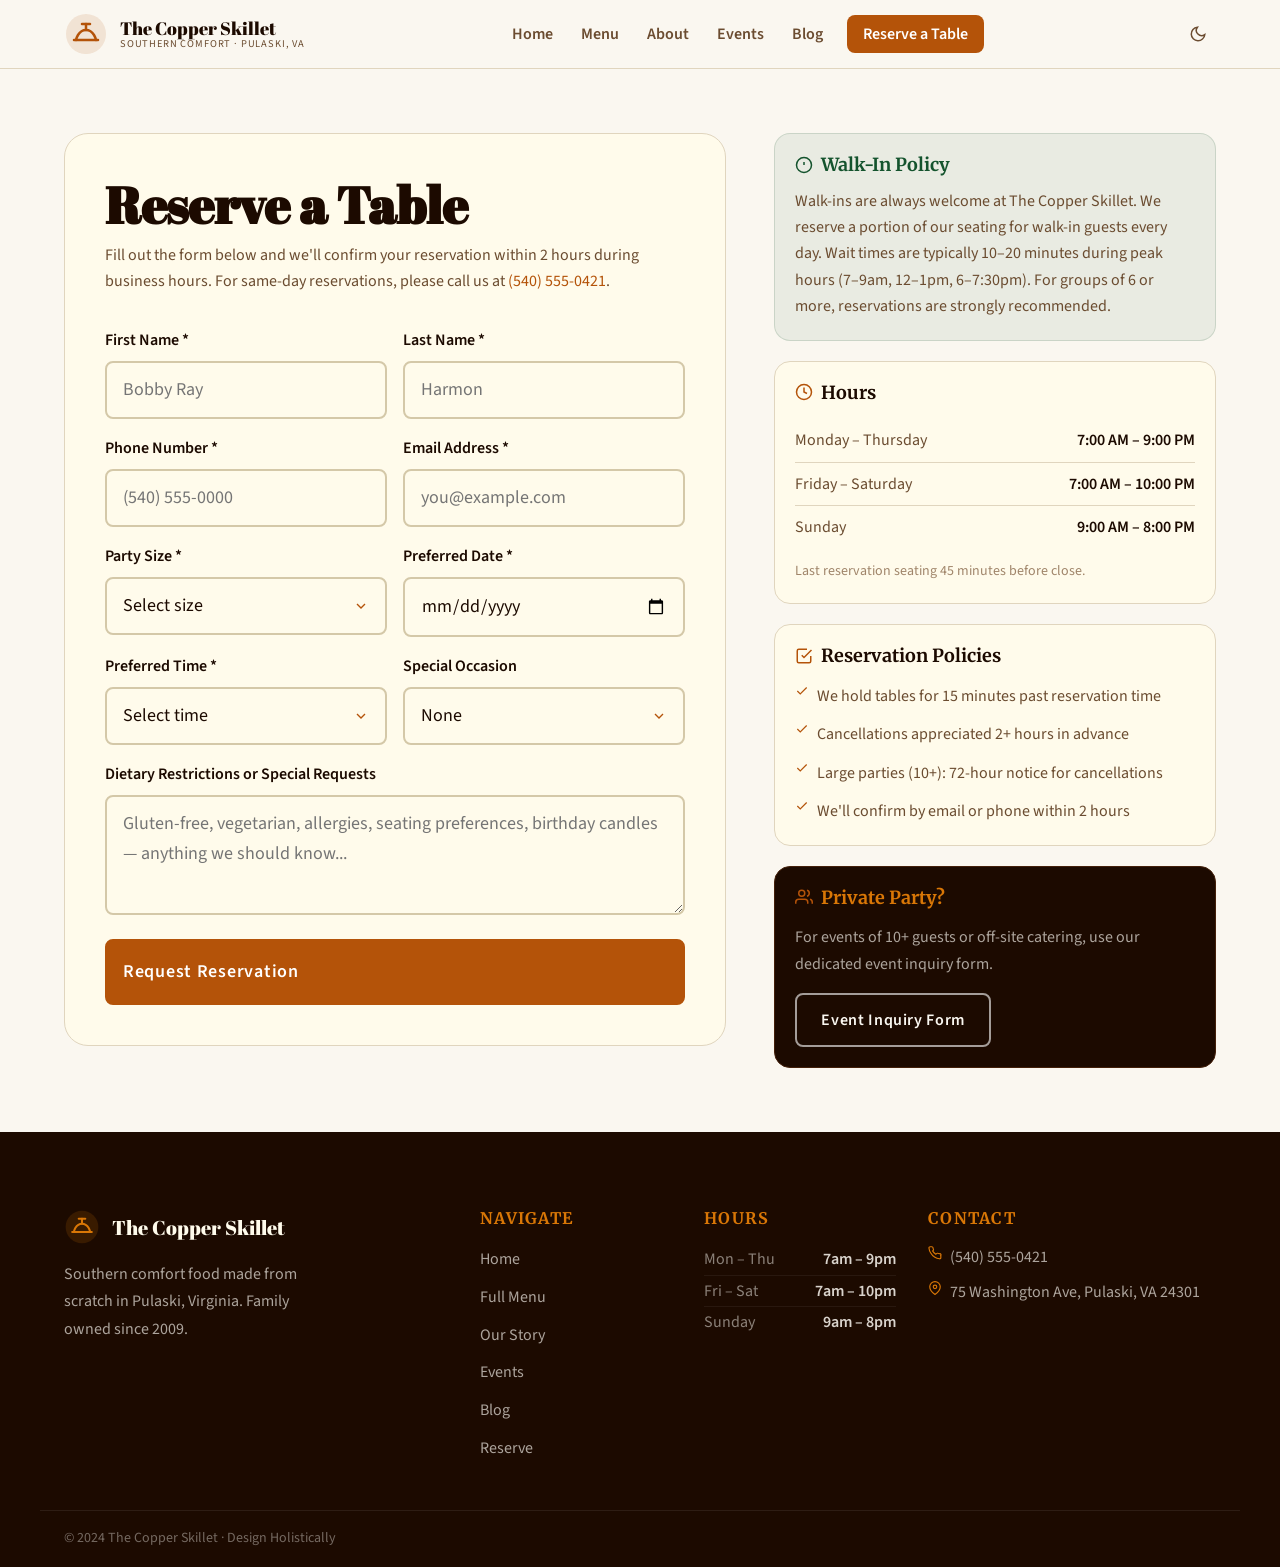
<file: reservation.html>
<!DOCTYPE html>
<html lang="en">
<head>
  <meta charset="UTF-8">
  <meta name="viewport" content="width=device-width, initial-scale=1.0">
  <title>Reserve a Table — The Copper Skillet, Pulaski VA</title>
  <meta name="description" content="Reserve your table at The Copper Skillet in Pulaski, Virginia. Online reservations for dine-in, private parties, and special occasions.">
  <link rel="preconnect" href="https://fonts.googleapis.com">
  <link rel="preconnect" href="https://fonts.gstatic.com" crossorigin>
  <link href="https://fonts.googleapis.com/css2?family=Abril+Fatface&family=Merriweather:ital,wght@0,400;0,700;1,400&family=Source+Sans+3:wght@400;600;700&display=swap" rel="stylesheet">
  <link rel="stylesheet" href="css/tokens.css">
  <link rel="stylesheet" href="css/base.css">
  <link rel="stylesheet" href="css/nav.css">
  <link rel="stylesheet" href="css/footer.css">
  <style>
    .reservation-layout { display: grid; grid-template-columns: 1fr; gap: var(--space-8); padding-block: clamp(var(--space-10), 6vw, var(--space-16)); }
    @media (min-width: 900px) { .reservation-layout { grid-template-columns: 1.5fr 1fr; gap: var(--space-12); align-items: start; } }
    .reservation-form-card { background: var(--color-surface); border-radius: var(--radius-2xl); padding: clamp(var(--space-6), 4vw, var(--space-10)); border: 1px solid var(--color-divider); }
    .reservation-form-card h1 { font-family: var(--font-display); font-size: var(--text-2xl); margin-bottom: var(--space-2); }
    .reservation-form-card .form-intro { font-size: var(--text-sm); color: var(--color-text-muted); margin-bottom: var(--space-8); line-height: 1.6; }
    .form-grid { display: grid; grid-template-columns: 1fr; gap: var(--space-4); }
    @media (min-width: 500px) { .form-grid { grid-template-columns: repeat(2, 1fr); } }
    .form-grid .full { grid-column: 1 / -1; }
    .form-submit { margin-top: var(--space-6); width: 100%; padding: var(--space-4); font-size: var(--text-base); }
    /* Sidebar */
    .res-sidebar { display: flex; flex-direction: column; gap: var(--space-5); }
    .info-card { background: var(--color-surface); border-radius: var(--radius-xl); padding: var(--space-5); border: 1px solid var(--color-divider); }
    .info-card h3 { font-family: var(--font-heading); font-weight: 700; font-size: var(--text-base); margin-bottom: var(--space-4); color: var(--color-text); display: flex; align-items: center; gap: var(--space-2); }
    .info-card h3 svg { color: var(--color-primary); }
    .walkin-note { background: rgba(20,83,45,0.07); border: 1px solid rgba(20,83,45,0.15); border-radius: var(--radius-xl); padding: var(--space-5); }
    .walkin-note h3 { color: var(--color-secondary); }
    .walkin-note p { font-size: var(--text-sm); color: var(--color-text-muted); line-height: 1.65; }
    .hours-detail-row { display: flex; justify-content: space-between; font-size: var(--text-sm); padding: var(--space-2) 0; border-bottom: 1px solid var(--color-divider); }
    .hours-detail-row:last-child { border-bottom: none; }
    .hours-detail-row .day { color: var(--color-text-muted); }
    .hours-detail-row .time { font-weight: 600; color: var(--color-text); }
    .policy-list { list-style: none; display: flex; flex-direction: column; gap: var(--space-3); }
    .policy-list li { display: flex; align-items: flex-start; gap: var(--space-2); font-size: var(--text-sm); color: var(--color-text-muted); }
    .policy-list svg { color: var(--color-primary); flex-shrink: 0; margin-top: 1px; }
    .page-bg { background: var(--color-bg); }
  </style>
</head>
<body>

<nav class="site-nav" role="navigation" aria-label="Main navigation">
  <div class="site-nav__inner">
    <a href="index.html" class="site-nav__logo"><svg class="site-nav__logo-mark" viewBox="0 0 44 44" fill="none" aria-hidden="true"><circle cx="22" cy="22" r="20" fill="currentColor" opacity="0.12"/><path d="M12 28 C12 28 14 18 22 18 C30 18 32 28 32 28" stroke="currentColor" stroke-width="2.5" stroke-linecap="round" fill="none"/><path d="M10 28 L34 28" stroke="currentColor" stroke-width="2.5" stroke-linecap="round"/><path d="M22 18 L22 12" stroke="currentColor" stroke-width="2.5" stroke-linecap="round"/><path d="M18 12 L26 12" stroke="currentColor" stroke-width="2.5" stroke-linecap="round"/></svg><div class="site-nav__logo-text"><span class="site-nav__logo-name">The Copper Skillet</span><span class="site-nav__logo-tagline">Southern Comfort · Pulaski, VA</span></div></a>
    <ul class="site-nav__links" role="list"><li><a href="index.html">Home</a></li><li><a href="menu.html">Menu</a></li><li><a href="about.html">About</a></li><li><a href="events.html">Events</a></li><li><a href="blog.html">Blog</a></li><li><a href="reservation.html" class="nav-cta active">Reserve a Table</a></li></ul>
    <div class="site-nav__controls"><button class="theme-toggle" data-theme-toggle aria-label="Toggle dark mode"></button><button class="mobile-menu-btn" aria-label="Open menu" aria-expanded="false"><span></span><span></span><span></span></button></div>
  </div>
  <div class="mobile-menu" role="menu"><a href="index.html">Home</a><a href="menu.html">Menu</a><a href="about.html">Our Story</a><a href="events.html">Events</a><a href="blog.html">Blog</a><a href="contact.html">Contact</a><a href="reservation.html" class="nav-cta">Reserve a Table</a></div>
</nav>

<main class="page-bg">
  <div class="container reservation-layout">
    <!-- Form -->
    <div class="fade-in">
      <div class="reservation-form-card">
        <h1>Reserve a Table</h1>
        <p class="form-intro">Fill out the form below and we'll confirm your reservation within 2 hours during business hours. For same-day reservations, please call us at <a href="tel:+15405550421">(540) 555-0421</a>.</p>
        <form id="reservation-form" novalidate>
          <div class="form-grid">
            <div class="form-group">
              <label class="form-label" for="res-first">First Name *</label>
              <input type="text" id="res-first" class="form-input" placeholder="Bobby Ray" required>
            </div>
            <div class="form-group">
              <label class="form-label" for="res-last">Last Name *</label>
              <input type="text" id="res-last" class="form-input" placeholder="Harmon" required>
            </div>
            <div class="form-group">
              <label class="form-label" for="res-phone">Phone Number *</label>
              <input type="tel" id="res-phone" class="form-input" placeholder="(540) 555-0000" required>
            </div>
            <div class="form-group">
              <label class="form-label" for="res-email">Email Address *</label>
              <input type="email" id="res-email" class="form-input" placeholder="you@example.com" required>
            </div>
            <div class="form-group">
              <label class="form-label" for="res-party">Party Size *</label>
              <select id="res-party" class="form-select" required>
                <option value="">Select size</option>
                <option>1 guest</option>
                <option>2 guests</option>
                <option>3 guests</option>
                <option>4 guests</option>
                <option>5 guests</option>
                <option>6 guests</option>
                <option>7 guests</option>
                <option>8 guests</option>
                <option>9 guests</option>
                <option>10 guests</option>
                <option>10+ guests (private dining inquiry)</option>
              </select>
            </div>
            <div class="form-group">
              <label class="form-label" for="res-date">Preferred Date *</label>
              <input type="date" id="res-date" class="form-input" required>
            </div>
            <div class="form-group">
              <label class="form-label" for="res-time">Preferred Time *</label>
              <select id="res-time" class="form-select" required>
                <option value="">Select time</option>
                <optgroup label="Morning">
                  <option>7:00 AM</option><option>7:30 AM</option><option>8:00 AM</option><option>8:30 AM</option><option>9:00 AM</option><option>9:30 AM</option><option>10:00 AM</option><option>10:30 AM</option><option>11:00 AM</option><option>11:30 AM</option>
                </optgroup>
                <optgroup label="Lunch">
                  <option>12:00 PM</option><option>12:30 PM</option><option>1:00 PM</option><option>1:30 PM</option><option>2:00 PM</option><option>2:30 PM</option>
                </optgroup>
                <optgroup label="Dinner">
                  <option>5:00 PM</option><option>5:30 PM</option><option>6:00 PM</option><option>6:30 PM</option><option>7:00 PM</option><option>7:30 PM</option><option>8:00 PM</option><option>8:30 PM</option>
                </optgroup>
              </select>
            </div>
            <div class="form-group">
              <label class="form-label" for="res-occasion">Special Occasion</label>
              <select id="res-occasion" class="form-select">
                <option value="">None</option>
                <option>Birthday</option>
                <option>Anniversary</option>
                <option>Date Night</option>
                <option>Business Meal</option>
                <option>Other Special Occasion</option>
              </select>
            </div>
            <div class="form-group full">
              <label class="form-label" for="res-dietary">Dietary Restrictions or Special Requests</label>
              <textarea id="res-dietary" class="form-textarea" placeholder="Gluten-free, vegetarian, allergies, seating preferences, birthday candles — anything we should know..."></textarea>
            </div>
          </div>
          <button type="submit" class="btn btn--primary form-submit">Request Reservation</button>
        </form>
      </div>
    </div>

    <!-- Sidebar -->
    <div class="res-sidebar fade-in" style="transition-delay:0.15s;">
      <div class="walkin-note">
        <h3 style="font-family:var(--font-heading); font-weight:700; font-size:var(--text-base); margin-bottom:var(--space-3); display:flex; align-items:center; gap:var(--space-2);">
          <svg width="18" height="18" viewBox="0 0 24 24" fill="none" stroke="currentColor" stroke-width="2" aria-hidden="true"><circle cx="12" cy="12" r="10"/><line x1="12" y1="8" x2="12" y2="12"/><line x1="12" y1="16" x2="12.01" y2="16"/></svg>
          Walk-In Policy
        </h3>
        <p>Walk-ins are always welcome at The Copper Skillet. We reserve a portion of our seating for walk-in guests every day. Wait times are typically 10–20 minutes during peak hours (7–9am, 12–1pm, 6–7:30pm). For groups of 6 or more, reservations are strongly recommended.</p>
      </div>

      <div class="info-card">
        <h3>
          <svg width="18" height="18" viewBox="0 0 24 24" fill="none" stroke="currentColor" stroke-width="2" aria-hidden="true"><circle cx="12" cy="12" r="10"/><path d="M12 6v6l4 2"/></svg>
          Hours
        </h3>
        <div>
          <div class="hours-detail-row"><span class="day">Monday – Thursday</span><span class="time">7:00 AM – 9:00 PM</span></div>
          <div class="hours-detail-row"><span class="day">Friday – Saturday</span><span class="time">7:00 AM – 10:00 PM</span></div>
          <div class="hours-detail-row"><span class="day">Sunday</span><span class="time">9:00 AM – 8:00 PM</span></div>
        </div>
        <p style="margin-top:var(--space-3); font-size:var(--text-xs); color:var(--color-text-faint);">Last reservation seating 45 minutes before close.</p>
      </div>

      <div class="info-card">
        <h3>
          <svg width="18" height="18" viewBox="0 0 24 24" fill="none" stroke="currentColor" stroke-width="2" aria-hidden="true"><path d="M9 11l3 3L22 4"/><path d="M21 12v7a2 2 0 0 1-2 2H5a2 2 0 0 1-2-2V5a2 2 0 0 1 2-2h11"/></svg>
          Reservation Policies
        </h3>
        <ul class="policy-list">
          <li><svg width="14" height="14" viewBox="0 0 24 24" fill="none" stroke="currentColor" stroke-width="2" aria-hidden="true"><polyline points="20 6 9 17 4 12"/></svg>We hold tables for 15 minutes past reservation time</li>
          <li><svg width="14" height="14" viewBox="0 0 24 24" fill="none" stroke="currentColor" stroke-width="2" aria-hidden="true"><polyline points="20 6 9 17 4 12"/></svg>Cancellations appreciated 2+ hours in advance</li>
          <li><svg width="14" height="14" viewBox="0 0 24 24" fill="none" stroke="currentColor" stroke-width="2" aria-hidden="true"><polyline points="20 6 9 17 4 12"/></svg>Large parties (10+): 72-hour notice for cancellations</li>
          <li><svg width="14" height="14" viewBox="0 0 24 24" fill="none" stroke="currentColor" stroke-width="2" aria-hidden="true"><polyline points="20 6 9 17 4 12"/></svg>We'll confirm by email or phone within 2 hours</li>
        </ul>
      </div>

      <div class="info-card" style="background: var(--brown-deep); border-color: var(--brown-mid);">
        <h3 style="color: var(--copper-light); display:flex; align-items:center; gap:var(--space-2);">
          <svg width="18" height="18" viewBox="0 0 24 24" fill="none" stroke="currentColor" stroke-width="2" aria-hidden="true"><path d="M17 21v-2a4 4 0 0 0-4-4H5a4 4 0 0 0-4 4v2"/><circle cx="9" cy="7" r="4"/><path d="M23 21v-2a4 4 0 0 0-3-3.87M16 3.13a4 4 0 0 1 0 7.75"/></svg>
          Private Party?
        </h3>
        <p style="font-size:var(--text-sm); color:rgba(250,247,240,0.65); margin-bottom:var(--space-4);">For events of 10+ guests or off-site catering, use our dedicated event inquiry form.</p>
        <a href="events.html#event-inquiry" class="btn btn--ghost" style="font-size:var(--text-sm);">Event Inquiry Form</a>
      </div>
    </div>
  </div>
</main>

<footer class="site-footer" role="contentinfo">
  <div class="site-footer__grid">
    <div class="footer-brand"><a href="index.html" class="footer-brand__logo"><svg width="36" height="36" viewBox="0 0 44 44" fill="none" aria-hidden="true"><circle cx="22" cy="22" r="20" fill="currentColor" opacity="0.15"/><path d="M12 28 C12 28 14 18 22 18 C30 18 32 28 32 28" stroke="currentColor" stroke-width="2.5" stroke-linecap="round" fill="none"/><path d="M10 28 L34 28" stroke="currentColor" stroke-width="2.5" stroke-linecap="round"/><path d="M22 18 L22 12" stroke="currentColor" stroke-width="2.5" stroke-linecap="round"/><path d="M18 12 L26 12" stroke="currentColor" stroke-width="2.5" stroke-linecap="round"/></svg><span class="footer-brand__name">The Copper Skillet</span></a><p class="footer-brand__desc">Southern comfort food made from scratch in Pulaski, Virginia. Family owned since 2009.</p></div>
    <div class="footer-col"><h4>Navigate</h4><ul role="list"><li><a href="index.html">Home</a></li><li><a href="menu.html">Full Menu</a></li><li><a href="about.html">Our Story</a></li><li><a href="events.html">Events</a></li><li><a href="blog.html">Blog</a></li><li><a href="reservation.html">Reserve</a></li></ul></div>
    <div class="footer-col"><h4>Hours</h4><div class="footer-hours"><div class="hours-row"><span class="day">Mon – Thu</span><span class="time">7am – 9pm</span></div><div class="hours-row"><span class="day">Fri – Sat</span><span class="time">7am – 10pm</span></div><div class="hours-row"><span class="day">Sunday</span><span class="time">9am – 8pm</span></div></div></div>
    <div class="footer-col"><h4>Contact</h4><div class="footer-contact-info"><a href="tel:+15405550421"><svg width="14" height="14" viewBox="0 0 24 24" fill="none" stroke="currentColor" stroke-width="2" aria-hidden="true"><path d="M22 16.92v3a2 2 0 0 1-2.18 2 19.79 19.79 0 0 1-8.63-3.07A19.5 19.5 0 0 1 4.69 12a19.79 19.79 0 0 1-3.07-8.67A2 2 0 0 1 3.6 1.29h3a2 2 0 0 1 2 1.72c.127.96.361 1.903.7 2.81a2 2 0 0 1-.45 2.11L7.91 8.4a16 16 0 0 0 5.58 5.58l.97-.97a2 2 0 0 1 2.11-.45c.907.339 1.85.573 2.81.7A2 2 0 0 1 21 16.92z"/></svg>(540) 555-0421</a><p><svg width="14" height="14" viewBox="0 0 24 24" fill="none" stroke="currentColor" stroke-width="2" aria-hidden="true"><path d="M21 10c0 7-9 13-9 13s-9-6-9-13a9 9 0 0 1 18 0z"/><circle cx="12" cy="10" r="3"/></svg>75 Washington Ave, Pulaski, VA 24301</p></div></div>
  </div>
  <div class="footer-bottom"><p>&copy; 2024 The Copper Skillet · <a href="https://designholistically.com" target="_blank" rel="noopener">Design Holistically</a></p></div>
</footer>

<script src="js/main.js" defer></script>
</body>
</html>
</file>
<file: css/tokens.css>
/* ============================================
   THE COPPER SKILLET — Design Tokens
   Southern Comfort Restaurant
   ============================================ */

:root {
  /* ---- Brand Colors ---- */
  --copper: #B45309;
  --copper-light: #D97706;
  --copper-dark: #92400E;
  --brown-deep: #1C0A00;
  --brown-mid: #44200A;
  --brown-light: #7C3B1C;
  --cream: #FFFBEB;
  --cream-warm: #FAF7F0;
  --forest: #14532D;
  --forest-light: #166534;
  --forest-pale: #DCFCE7;

  /* ---- Surfaces ---- */
  --color-bg: #FAF7F0;
  --color-surface: #FFFBEB;
  --color-surface-2: #FFF8E7;
  --color-surface-offset: #F5EFE0;
  --color-surface-offset-2: #EDE5D0;
  --color-divider: #E0D5BE;
  --color-border: #D4C8A8;

  /* ---- Text ---- */
  --color-text: #1C0A00;
  --color-text-muted: #6B4C30;
  --color-text-faint: #A0856A;
  --color-text-inverse: #FAF7F0;

  /* ---- Primary Accent (Copper) ---- */
  --color-primary: #B45309;
  --color-primary-hover: #92400E;
  --color-primary-active: #78350F;
  --color-primary-highlight: #FDE68A;

  /* ---- Secondary (Forest Green) ---- */
  --color-secondary: #14532D;
  --color-secondary-hover: #166534;
  --color-secondary-active: #15803D;

  /* ---- Type Scale ---- */
  --text-xs: clamp(0.75rem, 0.7rem + 0.25vw, 0.875rem);
  --text-sm: clamp(0.875rem, 0.8rem + 0.35vw, 1rem);
  --text-base: clamp(1rem, 0.95rem + 0.25vw, 1.125rem);
  --text-lg: clamp(1.125rem, 1rem + 0.75vw, 1.5rem);
  --text-xl: clamp(1.5rem, 1.2rem + 1.25vw, 2.25rem);
  --text-2xl: clamp(2rem, 1.2rem + 2.5vw, 3.5rem);
  --text-3xl: clamp(2.5rem, 1rem + 4vw, 5rem);
  --text-hero: clamp(3rem, 0.5rem + 7vw, 7rem);

  /* ---- Spacing ---- */
  --space-1: 0.25rem;
  --space-2: 0.5rem;
  --space-3: 0.75rem;
  --space-4: 1rem;
  --space-5: 1.25rem;
  --space-6: 1.5rem;
  --space-8: 2rem;
  --space-10: 2.5rem;
  --space-12: 3rem;
  --space-16: 4rem;
  --space-20: 5rem;
  --space-24: 6rem;
  --space-32: 8rem;

  /* ---- Radius ---- */
  --radius-sm: 0.25rem;
  --radius-md: 0.5rem;
  --radius-lg: 0.75rem;
  --radius-xl: 1rem;
  --radius-2xl: 1.5rem;
  --radius-full: 9999px;

  /* ---- Shadows ---- */
  --shadow-sm: 0 1px 3px rgba(28, 10, 0, 0.08);
  --shadow-md: 0 4px 12px rgba(28, 10, 0, 0.10);
  --shadow-lg: 0 12px 32px rgba(28, 10, 0, 0.14);
  --shadow-xl: 0 20px 48px rgba(28, 10, 0, 0.18);

  /* ---- Transitions ---- */
  --transition-fast: 150ms cubic-bezier(0.16, 1, 0.3, 1);
  --transition-interactive: 220ms cubic-bezier(0.16, 1, 0.3, 1);
  --transition-slow: 400ms cubic-bezier(0.16, 1, 0.3, 1);

  /* ---- Content Widths ---- */
  --content-narrow: 640px;
  --content-default: 960px;
  --content-wide: 1200px;
  --content-full: 100%;

  /* ---- Fonts ---- */
  --font-display: 'Abril Fatface', Georgia, serif;
  --font-heading: 'Merriweather', Georgia, serif;
  --font-body: 'Source Sans 3', 'Helvetica Neue', sans-serif;
}

/* Dark mode */
[data-theme='dark'] {
  --color-bg: #120700;
  --color-surface: #1A0A00;
  --color-surface-2: #211000;
  --color-surface-offset: #2A1500;
  --color-surface-offset-2: #341A00;
  --color-divider: #3D2000;
  --color-border: #5A3010;
  --color-text: #F5EDD8;
  --color-text-muted: #C4A882;
  --color-text-faint: #8A6A48;
  --color-text-inverse: #1C0A00;
  --color-primary: #E07B20;
  --color-primary-hover: #F5942A;
  --color-primary-active: #FFB347;
  --color-primary-highlight: #5C2D00;
  --color-secondary: #22C55E;
  --color-secondary-hover: #4ADE80;
  --shadow-sm: 0 1px 3px rgba(0, 0, 0, 0.3);
  --shadow-md: 0 4px 12px rgba(0, 0, 0, 0.4);
  --shadow-lg: 0 12px 32px rgba(0, 0, 0, 0.5);
}

@media (prefers-color-scheme: dark) {
  :root:not([data-theme]) {
    --color-bg: #120700;
    --color-surface: #1A0A00;
    --color-surface-2: #211000;
    --color-surface-offset: #2A1500;
    --color-surface-offset-2: #341A00;
    --color-divider: #3D2000;
    --color-border: #5A3010;
    --color-text: #F5EDD8;
    --color-text-muted: #C4A882;
    --color-text-faint: #8A6A48;
    --color-text-inverse: #1C0A00;
    --color-primary: #E07B20;
    --color-primary-hover: #F5942A;
    --color-primary-active: #FFB347;
    --color-primary-highlight: #5C2D00;
    --color-secondary: #22C55E;
    --color-secondary-hover: #4ADE80;
  }
}
</file>
<file: css/base.css>
/* ============================================
   THE COPPER SKILLET — Base Stylesheet
   ============================================ */

*,
*::before,
*::after {
  box-sizing: border-box;
  margin: 0;
  padding: 0;
}

html {
  -moz-text-size-adjust: none;
  -webkit-text-size-adjust: none;
  text-size-adjust: none;
  -webkit-font-smoothing: antialiased;
  -moz-osx-font-smoothing: grayscale;
  text-rendering: optimizeLegibility;
  scroll-behavior: smooth;
  scroll-padding-top: var(--space-20);
}

body {
  min-height: 100dvh;
  line-height: 1.65;
  font-family: var(--font-body, sans-serif);
  font-size: var(--text-base);
  color: var(--color-text);
  background-color: var(--color-bg);
}

img, picture, video, canvas, svg {
  display: block;
  max-width: 100%;
  height: auto;
}

ul[role='list'],
ol[role='list'] {
  list-style: none;
}

input, button, textarea, select {
  font: inherit;
  color: inherit;
}

h1, h2, h3, h4, h5, h6 {
  font-family: var(--font-heading);
  text-wrap: balance;
  line-height: 1.2;
  color: var(--color-text);
}

p, li, figcaption {
  text-wrap: pretty;
  max-width: 72ch;
}

a {
  color: var(--color-primary);
  text-decoration: none;
  transition: color var(--transition-interactive);
}

a:hover {
  color: var(--color-primary-hover);
}

::selection {
  background: rgba(180, 83, 9, 0.2);
  color: var(--color-text);
}

:focus-visible {
  outline: 2px solid var(--color-primary);
  outline-offset: 3px;
  border-radius: var(--radius-sm);
}

@media (prefers-reduced-motion: reduce) {
  *, *::before, *::after {
    animation-duration: 0.01ms !important;
    animation-iteration-count: 1 !important;
    transition-duration: 0.01ms !important;
    scroll-behavior: auto !important;
  }
}

button {
  cursor: pointer;
  background: none;
  border: none;
}

table {
  border-collapse: collapse;
  width: 100%;
}

.sr-only {
  position: absolute;
  width: 1px;
  height: 1px;
  padding: 0;
  margin: -1px;
  overflow: hidden;
  clip: rect(0, 0, 0, 0);
  white-space: nowrap;
  border-width: 0;
}

/* ============================================
   LAYOUT UTILITIES
   ============================================ */

.container {
  width: 100%;
  max-width: var(--content-wide);
  margin-inline: auto;
  padding-inline: var(--space-6);
}

.container--narrow {
  max-width: var(--content-narrow);
}

.container--default {
  max-width: var(--content-default);
}

.section {
  padding-block: clamp(var(--space-12), 8vw, var(--space-24));
}

.section--sm {
  padding-block: clamp(var(--space-8), 5vw, var(--space-16));
}

.section--lg {
  padding-block: clamp(var(--space-16), 10vw, var(--space-32));
}

/* ============================================
   TYPOGRAPHY UTILITIES
   ============================================ */

.display-heading {
  font-family: var(--font-display);
  font-size: var(--text-hero);
  line-height: 1.05;
  color: var(--color-text);
}

.page-heading {
  font-family: var(--font-display);
  font-size: var(--text-3xl);
  line-height: 1.1;
}

.section-heading {
  font-family: var(--font-heading);
  font-size: var(--text-xl);
  font-weight: 700;
  line-height: 1.2;
}

.subsection-heading {
  font-family: var(--font-heading);
  font-size: var(--text-lg);
  font-weight: 700;
}

.label-text {
  font-family: var(--font-body);
  font-size: var(--text-xs);
  font-weight: 600;
  letter-spacing: 0.1em;
  text-transform: uppercase;
  color: var(--color-primary);
}

/* ============================================
   BUTTON COMPONENTS
   ============================================ */

.btn {
  display: inline-flex;
  align-items: center;
  gap: var(--space-2);
  padding: var(--space-3) var(--space-6);
  font-family: var(--font-body);
  font-size: var(--text-sm);
  font-weight: 600;
  letter-spacing: 0.04em;
  text-decoration: none;
  border-radius: var(--radius-md);
  transition: all var(--transition-interactive);
  cursor: pointer;
  border: 2px solid transparent;
  white-space: nowrap;
}

.btn--primary {
  background: var(--color-primary);
  color: #fff;
  border-color: var(--color-primary);
}

.btn--primary:hover {
  background: var(--color-primary-hover);
  border-color: var(--color-primary-hover);
  color: #fff;
  transform: translateY(-1px);
  box-shadow: var(--shadow-md);
}

.btn--secondary {
  background: transparent;
  color: var(--color-primary);
  border-color: var(--color-primary);
}

.btn--secondary:hover {
  background: var(--color-primary);
  color: #fff;
  transform: translateY(-1px);
}

.btn--ghost {
  background: transparent;
  color: var(--color-text-inverse);
  border-color: rgba(255,255,255,0.6);
}

.btn--ghost:hover {
  background: rgba(255,255,255,0.15);
  color: #fff;
  border-color: #fff;
}

.btn--green {
  background: var(--color-secondary);
  color: #fff;
  border-color: var(--color-secondary);
}

.btn--green:hover {
  background: var(--color-secondary-hover);
  border-color: var(--color-secondary-hover);
  color: #fff;
  transform: translateY(-1px);
  box-shadow: var(--shadow-md);
}

.btn--lg {
  padding: var(--space-4) var(--space-8);
  font-size: var(--text-base);
}

/* ============================================
   CARD BASE
   ============================================ */

.card {
  background: var(--color-surface);
  border-radius: var(--radius-xl);
  overflow: hidden;
  box-shadow: var(--shadow-sm);
  transition: box-shadow var(--transition-interactive), transform var(--transition-interactive);
}

.card:hover {
  box-shadow: var(--shadow-lg);
  transform: translateY(-3px);
}

/* ============================================
   BADGE
   ============================================ */

.badge {
  display: inline-block;
  padding: var(--space-1) var(--space-3);
  font-size: var(--text-xs);
  font-weight: 700;
  letter-spacing: 0.08em;
  text-transform: uppercase;
  border-radius: var(--radius-full);
}

.badge--copper {
  background: rgba(180, 83, 9, 0.12);
  color: var(--color-primary);
}

.badge--green {
  background: rgba(20, 83, 45, 0.1);
  color: var(--color-secondary);
}

/* ============================================
   DIVIDERS
   ============================================ */

.divider {
  border: none;
  border-top: 1px solid var(--color-divider);
  margin-block: var(--space-8);
}

.divider--ornament {
  display: flex;
  align-items: center;
  gap: var(--space-4);
  margin-block: var(--space-12);
  color: var(--color-primary);
}

.divider--ornament::before,
.divider--ornament::after {
  content: '';
  flex: 1;
  height: 1px;
  background: var(--color-divider);
}

/* ============================================
   FORM ELEMENTS
   ============================================ */

.form-group {
  display: flex;
  flex-direction: column;
  gap: var(--space-2);
}

.form-label {
  font-size: var(--text-sm);
  font-weight: 600;
  color: var(--color-text);
}

.form-input,
.form-select,
.form-textarea {
  width: 100%;
  padding: var(--space-3) var(--space-4);
  font-family: var(--font-body);
  font-size: var(--text-base);
  color: var(--color-text);
  background: var(--color-surface);
  border: 2px solid var(--color-border);
  border-radius: var(--radius-md);
  transition: border-color var(--transition-interactive), box-shadow var(--transition-interactive);
  appearance: none;
  -webkit-appearance: none;
}

.form-input:focus,
.form-select:focus,
.form-textarea:focus {
  outline: none;
  border-color: var(--color-primary);
  box-shadow: 0 0 0 3px rgba(180, 83, 9, 0.12);
}

.form-textarea {
  resize: vertical;
  min-height: 120px;
}

.form-select {
  background-image: url("data:image/svg+xml,%3Csvg xmlns='http://www.w3.org/2000/svg' width='16' height='16' viewBox='0 0 24 24' fill='none' stroke='%23B45309' stroke-width='2'%3E%3Cpath d='M6 9l6 6 6-6'/%3E%3C/svg%3E");
  background-repeat: no-repeat;
  background-position: right var(--space-4) center;
  padding-right: var(--space-10);
}

/* ============================================
   SCROLL ANIMATIONS
   ============================================ */

.fade-in {
  opacity: 0;
  transform: translateY(20px);
  transition: opacity 0.6s ease, transform 0.6s ease;
}

.fade-in.visible {
  opacity: 1;
  transform: translateY(0);
}

.fade-in-left {
  opacity: 0;
  transform: translateX(-30px);
  transition: opacity 0.6s ease, transform 0.6s ease;
}

.fade-in-left.visible {
  opacity: 1;
  transform: translateX(0);
}

.fade-in-right {
  opacity: 0;
  transform: translateX(30px);
  transition: opacity 0.6s ease, transform 0.6s ease;
}

.fade-in-right.visible {
  opacity: 1;
  transform: translateX(0);
}

/* ============================================
   SECTION BACKGROUNDS
   ============================================ */

.bg-cream {
  background: var(--color-bg);
}

.bg-surface {
  background: var(--color-surface);
}

.bg-offset {
  background: var(--color-surface-offset);
}

.bg-copper {
  background: var(--color-primary);
  color: #fff;
}

.bg-brown {
  background: var(--brown-deep);
  color: var(--color-text-inverse);
}

.bg-forest {
  background: var(--forest);
  color: #fff;
}

/* ============================================
   STAR RATING
   ============================================ */

.stars {
  color: #F59E0B;
  display: flex;
  gap: 2px;
}

/* ============================================
   IMAGE OVERLAYS
   ============================================ */

.img-overlay {
  position: relative;
  overflow: hidden;
}

.img-overlay img {
  width: 100%;
  height: 100%;
  object-fit: cover;
  transition: transform 0.5s ease;
}

.img-overlay:hover img {
  transform: scale(1.04);
}

/* ============================================
   RESPONSIVE GRID
   ============================================ */

.grid-2 {
  display: grid;
  grid-template-columns: 1fr;
  gap: var(--space-6);
}

.grid-3 {
  display: grid;
  grid-template-columns: 1fr;
  gap: var(--space-6);
}

.grid-4 {
  display: grid;
  grid-template-columns: 1fr 1fr;
  gap: var(--space-6);
}

@media (min-width: 640px) {
  .grid-2 { grid-template-columns: repeat(2, 1fr); }
  .grid-3 { grid-template-columns: repeat(2, 1fr); }
}

@media (min-width: 900px) {
  .grid-3 { grid-template-columns: repeat(3, 1fr); }
  .grid-4 { grid-template-columns: repeat(4, 1fr); }
}
</file>
<file: css/nav.css>
/* ============================================
   THE COPPER SKILLET — Navigation
   ============================================ */

.site-nav {
  position: sticky;
  top: 0;
  z-index: 100;
  background: rgba(250, 247, 240, 0.95);
  backdrop-filter: blur(12px);
  -webkit-backdrop-filter: blur(12px);
  border-bottom: 1px solid var(--color-divider);
  transition: box-shadow var(--transition-interactive);
}

[data-theme='dark'] .site-nav {
  background: rgba(18, 7, 0, 0.95);
}

.site-nav.scrolled {
  box-shadow: var(--shadow-md);
}

.site-nav__inner {
  display: flex;
  align-items: center;
  justify-content: space-between;
  padding-block: var(--space-3);
  max-width: var(--content-wide);
  margin-inline: auto;
  padding-inline: var(--space-6);
  gap: var(--space-4);
}

/* Logo */
.site-nav__logo {
  display: flex;
  align-items: center;
  gap: var(--space-3);
  text-decoration: none;
  flex-shrink: 0;
}

.site-nav__logo-mark {
  width: 44px;
  height: 44px;
  color: var(--color-primary);
  flex-shrink: 0;
}

.site-nav__logo-text {
  display: flex;
  flex-direction: column;
  line-height: 1.1;
}

.site-nav__logo-name {
  font-family: var(--font-display);
  font-size: 1.1rem;
  color: var(--color-text);
  white-space: nowrap;
}

.site-nav__logo-tagline {
  font-family: var(--font-body);
  font-size: 0.65rem;
  letter-spacing: 0.08em;
  text-transform: uppercase;
  color: var(--color-text-muted);
}

/* Nav Links */
.site-nav__links {
  display: none;
  align-items: center;
  gap: var(--space-1);
  list-style: none;
  margin: 0;
}

@media (min-width: 900px) {
  .site-nav__links {
    display: flex;
  }
}

.site-nav__links a {
  font-family: var(--font-body);
  font-size: var(--text-sm);
  font-weight: 600;
  color: var(--color-text-muted);
  text-decoration: none;
  padding: var(--space-2) var(--space-3);
  border-radius: var(--radius-md);
  transition: color var(--transition-interactive), background var(--transition-interactive);
}

.site-nav__links a:hover {
  color: var(--color-primary);
  background: rgba(180, 83, 9, 0.06);
}

.site-nav__links a.active {
  color: var(--color-primary);
}

.site-nav__links .nav-cta {
  background: var(--color-primary);
  color: #fff !important;
  padding: var(--space-2) var(--space-4);
  border-radius: var(--radius-md);
  margin-left: var(--space-2);
}

.site-nav__links .nav-cta:hover {
  background: var(--color-primary-hover) !important;
  color: #fff !important;
}

/* Right controls */
.site-nav__controls {
  display: flex;
  align-items: center;
  gap: var(--space-3);
}

.theme-toggle {
  width: 36px;
  height: 36px;
  display: flex;
  align-items: center;
  justify-content: center;
  border-radius: var(--radius-full);
  color: var(--color-text-muted);
  transition: color var(--transition-interactive), background var(--transition-interactive);
}

.theme-toggle:hover {
  color: var(--color-primary);
  background: rgba(180, 83, 9, 0.08);
}

/* Mobile hamburger */
.mobile-menu-btn {
  display: flex;
  flex-direction: column;
  justify-content: center;
  align-items: center;
  width: 40px;
  height: 40px;
  gap: 5px;
  cursor: pointer;
  border-radius: var(--radius-md);
}

@media (min-width: 900px) {
  .mobile-menu-btn {
    display: none;
  }
}

.mobile-menu-btn span {
  width: 22px;
  height: 2px;
  background: var(--color-text);
  border-radius: 2px;
  transition: all 0.3s ease;
  transform-origin: center;
}

.mobile-menu-btn.open span:nth-child(1) {
  transform: translateY(7px) rotate(45deg);
}
.mobile-menu-btn.open span:nth-child(2) {
  opacity: 0;
  transform: scaleX(0);
}
.mobile-menu-btn.open span:nth-child(3) {
  transform: translateY(-7px) rotate(-45deg);
}

/* Mobile menu */
.mobile-menu {
  display: none;
  flex-direction: column;
  padding: var(--space-4) var(--space-6) var(--space-6);
  border-top: 1px solid var(--color-divider);
  background: var(--color-surface);
  gap: var(--space-1);
}

.mobile-menu.open {
  display: flex;
}

@media (min-width: 900px) {
  .mobile-menu {
    display: none !important;
  }
}

.mobile-menu a {
  font-family: var(--font-body);
  font-size: var(--text-base);
  font-weight: 600;
  color: var(--color-text-muted);
  text-decoration: none;
  padding: var(--space-3) var(--space-4);
  border-radius: var(--radius-md);
  transition: all var(--transition-interactive);
}

.mobile-menu a:hover {
  color: var(--color-primary);
  background: rgba(180, 83, 9, 0.06);
}

.mobile-menu .nav-cta {
  background: var(--color-primary);
  color: #fff !important;
  margin-top: var(--space-2);
  text-align: center;
}

.mobile-menu .nav-cta:hover {
  background: var(--color-primary-hover) !important;
}
</file>
<file: css/footer.css>
/* ============================================
   THE COPPER SKILLET — Footer
   ============================================ */

.site-footer {
  background: var(--brown-deep);
  color: var(--color-text-inverse);
  padding-top: clamp(var(--space-12), 6vw, var(--space-20));
}

.site-footer__grid {
  display: grid;
  grid-template-columns: 1fr;
  gap: var(--space-8);
  max-width: var(--content-wide);
  margin-inline: auto;
  padding-inline: var(--space-6);
  padding-bottom: var(--space-12);
}

@media (min-width: 640px) {
  .site-footer__grid {
    grid-template-columns: repeat(2, 1fr);
  }
}

@media (min-width: 900px) {
  .site-footer__grid {
    grid-template-columns: 2fr 1fr 1fr 1.5fr;
  }
}

.footer-brand__logo {
  display: flex;
  align-items: center;
  gap: var(--space-3);
  margin-bottom: var(--space-4);
  text-decoration: none;
}

.footer-brand__logo svg {
  color: var(--copper-light);
}

.footer-brand__name {
  font-family: var(--font-display);
  font-size: 1.25rem;
  color: var(--cream);
}

.footer-brand__desc {
  font-size: var(--text-sm);
  color: rgba(250, 247, 240, 0.65);
  line-height: 1.7;
  margin-bottom: var(--space-5);
  max-width: 32ch;
}

.footer-social {
  display: flex;
  gap: var(--space-3);
}

.footer-social a {
  width: 36px;
  height: 36px;
  display: flex;
  align-items: center;
  justify-content: center;
  border-radius: var(--radius-full);
  background: rgba(255,255,255,0.1);
  color: rgba(250, 247, 240, 0.7);
  transition: all var(--transition-interactive);
  text-decoration: none;
}

.footer-social a:hover {
  background: var(--copper);
  color: #fff;
  transform: translateY(-2px);
}

.footer-col h4 {
  font-family: var(--font-heading);
  font-size: var(--text-sm);
  font-weight: 700;
  letter-spacing: 0.08em;
  text-transform: uppercase;
  color: var(--copper-light);
  margin-bottom: var(--space-4);
}

.footer-col ul {
  list-style: none;
  display: flex;
  flex-direction: column;
  gap: var(--space-2);
}

.footer-col ul a {
  font-size: var(--text-sm);
  color: rgba(250, 247, 240, 0.65);
  text-decoration: none;
  transition: color var(--transition-interactive);
}

.footer-col ul a:hover {
  color: var(--cream);
}

.footer-hours p {
  font-size: var(--text-sm);
  color: rgba(250, 247, 240, 0.65);
  line-height: 1.8;
}

.footer-hours .hours-row {
  display: flex;
  justify-content: space-between;
  gap: var(--space-4);
  font-size: var(--text-sm);
  color: rgba(250, 247, 240, 0.65);
  padding-block: 2px;
  border-bottom: 1px solid rgba(255,255,255,0.06);
}

.footer-hours .hours-row:last-child {
  border-bottom: none;
}

.footer-hours .hours-row .day {
  color: rgba(250, 247, 240, 0.5);
}

.footer-hours .hours-row .time {
  color: rgba(250, 247, 240, 0.85);
  font-weight: 600;
}

.footer-contact-info {
  display: flex;
  flex-direction: column;
  gap: var(--space-2);
}

.footer-contact-info a,
.footer-contact-info p {
  font-size: var(--text-sm);
  color: rgba(250, 247, 240, 0.65);
  text-decoration: none;
  display: flex;
  align-items: flex-start;
  gap: var(--space-2);
  transition: color var(--transition-interactive);
}

.footer-contact-info a:hover {
  color: var(--cream);
}

.footer-contact-info svg {
  flex-shrink: 0;
  margin-top: 2px;
  color: var(--copper-light);
}

/* Bottom bar */
.footer-bottom {
  border-top: 1px solid rgba(255,255,255,0.08);
  padding-block: var(--space-4);
  max-width: var(--content-wide);
  margin-inline: auto;
  padding-inline: var(--space-6);
  display: flex;
  align-items: center;
  justify-content: space-between;
  flex-wrap: wrap;
  gap: var(--space-3);
}

.footer-bottom p {
  font-size: var(--text-xs);
  color: rgba(250, 247, 240, 0.4);
  max-width: none;
}

.footer-bottom a {
  font-size: var(--text-xs);
  color: rgba(250, 247, 240, 0.4);
  text-decoration: none;
  transition: color var(--transition-interactive);
}

.footer-bottom a:hover {
  color: var(--copper-light);
}

.footer-bottom__links {
  display: flex;
  gap: var(--space-4);
}

.footer-badge {
  display: inline-flex;
  align-items: center;
  gap: var(--space-2);
  background: rgba(180, 83, 9, 0.2);
  border: 1px solid rgba(180, 83, 9, 0.3);
  padding: var(--space-2) var(--space-3);
  border-radius: var(--radius-full);
  font-size: var(--text-xs);
  color: var(--copper-light);
  margin-top: var(--space-4);
}
</file>
